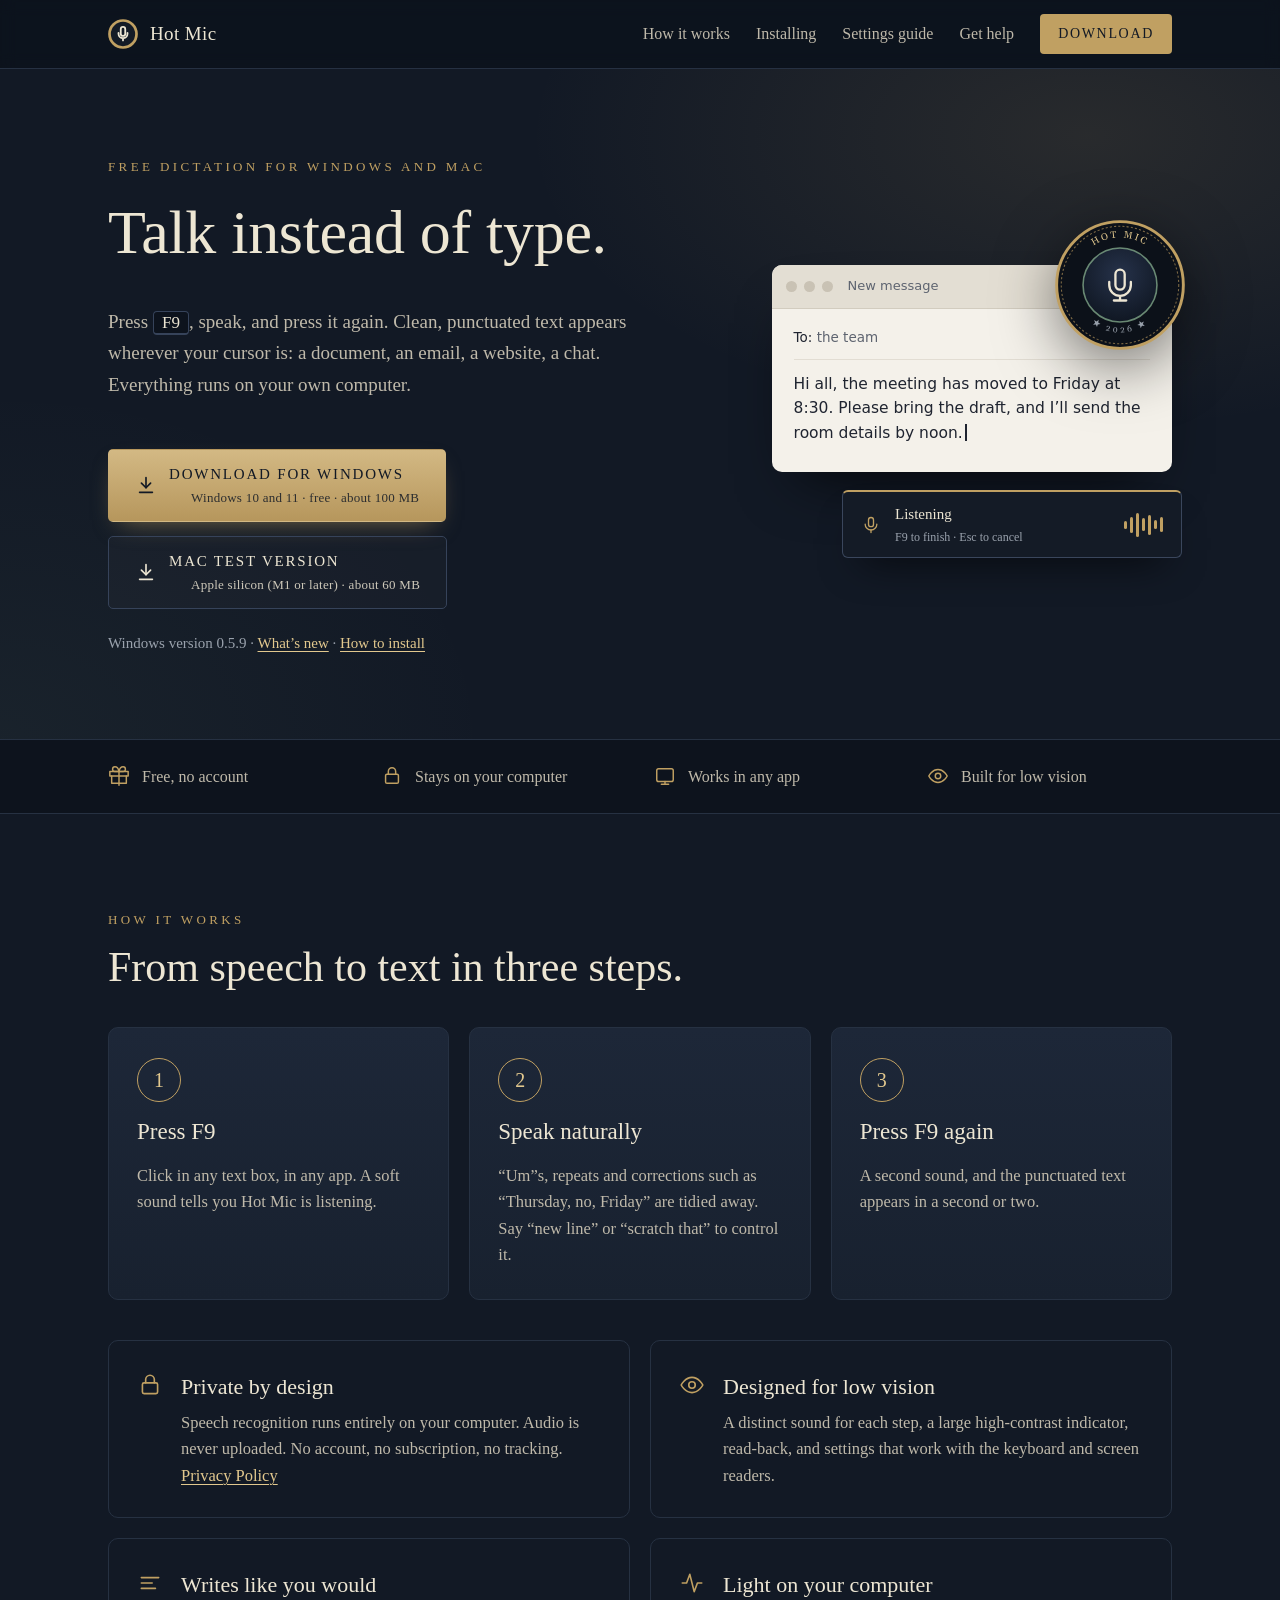
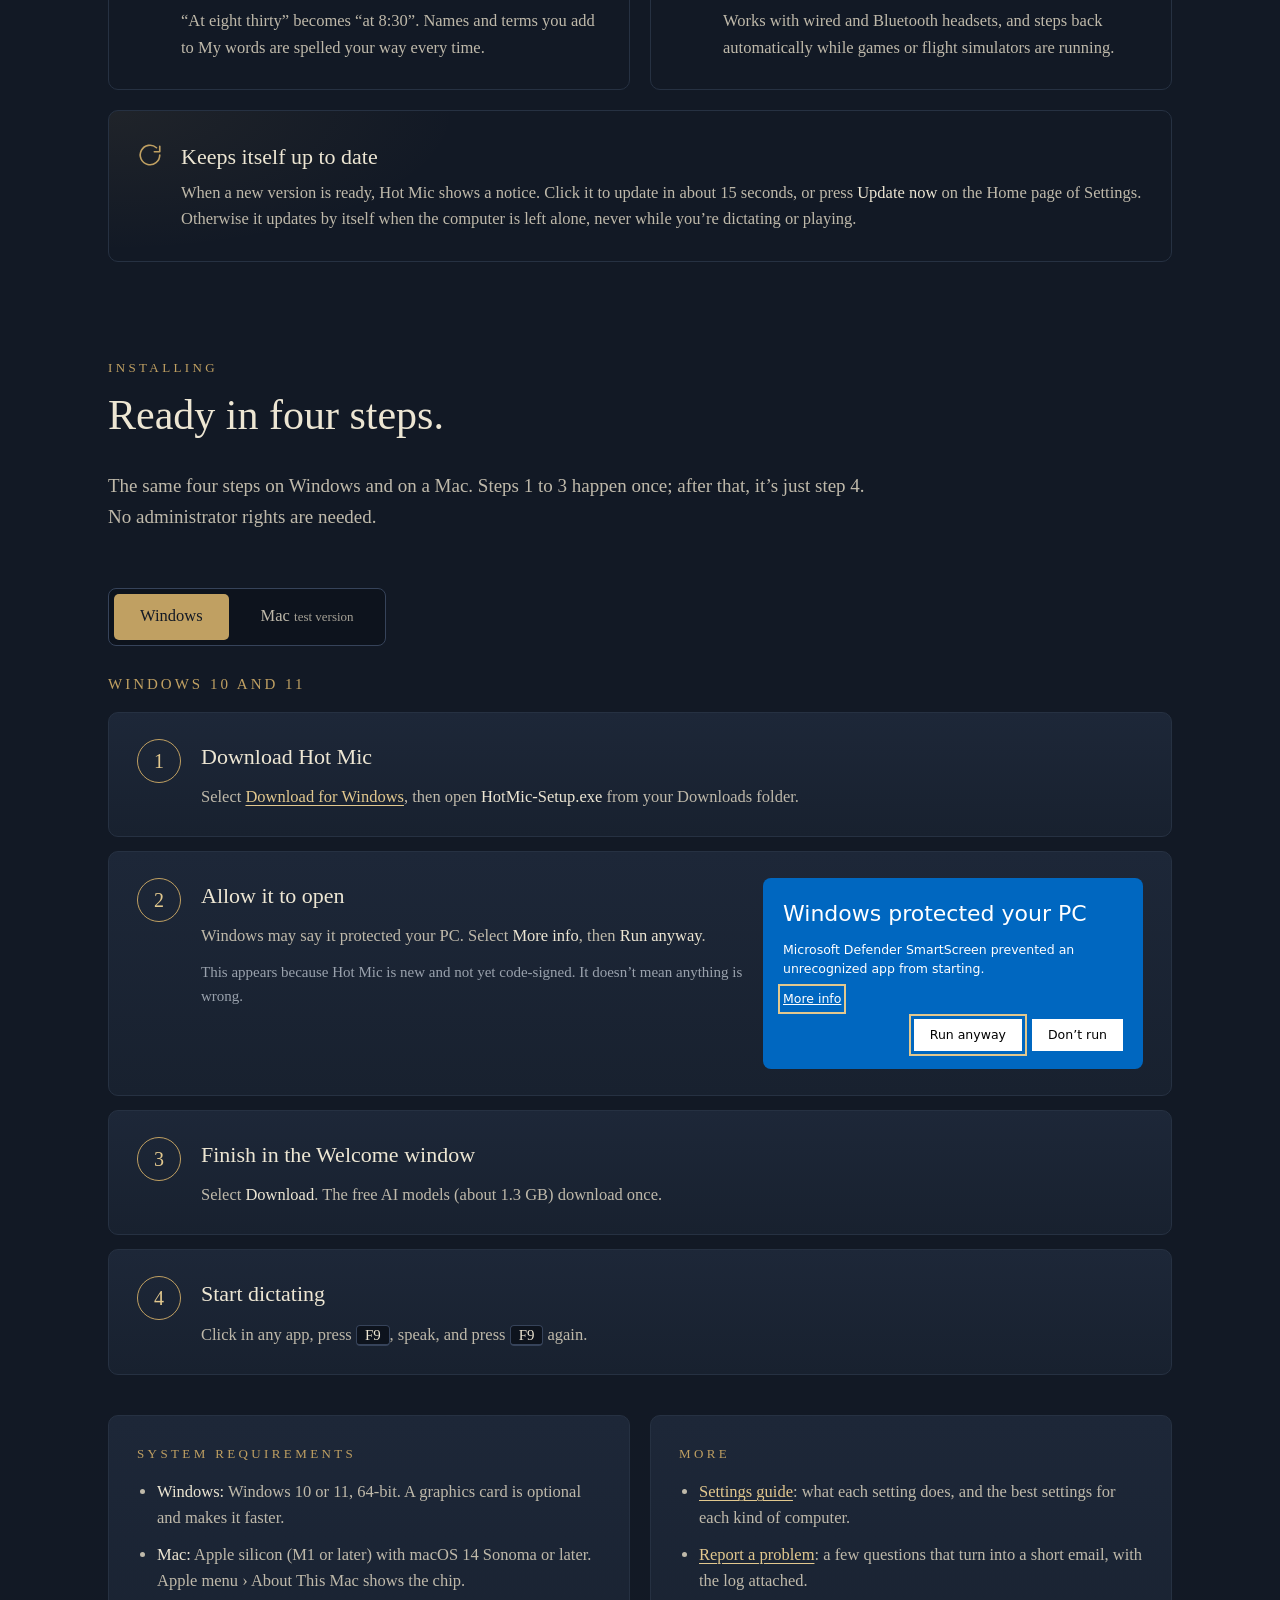
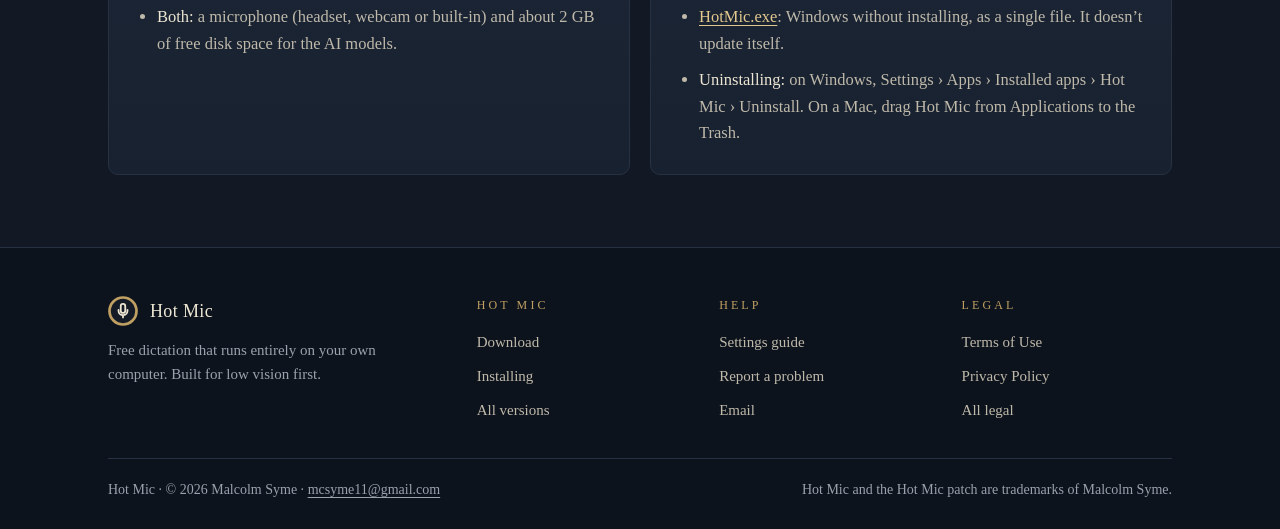
<file: index.html>
<!doctype html>
<html lang="en">
<head>
<meta charset="utf-8">
<meta name="viewport" content="width=device-width, initial-scale=1">
<title>Hot Mic · Free dictation for Windows and Mac</title>
<meta name="description" content="Hot Mic is a free dictation application for Windows and Mac. Press one key, speak, and clean, punctuated text appears in any application. Speech is processed entirely on the computer.">
<meta name="color-scheme" content="dark">
<link rel="icon" href="data:image/svg+xml,%3Csvg xmlns='http://www.w3.org/2000/svg' viewBox='0 0 100 100' role='img' aria-label='Hot Mic'%3E%3Ccircle cx='50' cy='50' r='45' fill='%23141B26' stroke='%23C0A062' stroke-width='9'/%3E%3Cg transform='translate(20 19) scale(2.5)' fill='none' stroke='%23EDE6D3' stroke-width='2.4' stroke-linecap='round' stroke-linejoin='round'%3E%3Cpath d='M12 3a3 3 0 0 0-3 3v6a3 3 0 0 0 6 0V6a3 3 0 0 0-3-3z M18 11v1a6 6 0 0 1-12 0v-1 M12 18v3'/%3E%3C/g%3E%3C/svg%3E">
<link rel="apple-touch-icon" href="apple-touch-icon.png">
<!-- Hot Mic download page · © 2026 Malcolm Syme · mcsyme11@gmail.com
     Hot Mic and the Hot Mic patch are trademarks of Malcolm Syme.
     Redesigned November 20, 2026. The version is filled in when a release is published. -->
<link rel="stylesheet" href="site.css">
<style>
/* Download page */
.hero{position:relative;overflow:hidden;border-bottom:1px solid var(--stroke);background:radial-gradient(800px 420px at 85% 10%,rgba(192,160,98,.13),transparent 70%),radial-gradient(700px 500px at 0% 100%,rgba(143,185,150,.06),transparent 70%)}
.hero-in{max-width:var(--wide);margin:0 auto;padding:88px 28px 84px;display:grid;grid-template-columns:minmax(0,1.15fr) minmax(0,.85fr);gap:56px;align-items:center}
.hero-text{display:flex;flex-direction:column;gap:22px}
.hero h1{font-size:62px;line-height:1.05;letter-spacing:-.005em}
.dl{display:flex;flex-wrap:wrap;gap:14px;margin-top:8px}
.dl .btn{text-align:left;min-width:330px}
.ver{font-size:15px;color:var(--muted)}
.demo{position:relative;display:flex;flex-direction:column;align-items:stretch;gap:18px;padding:12px 0 0 28px}
.demo-patch{position:absolute;top:-34px;right:-14px;width:132px;height:132px;filter:drop-shadow(0 16px 30px rgba(0,0,0,.5));z-index:2}
.demo-doc{background:#F4F1EA;color:#1F2430;border-radius:10px;box-shadow:0 30px 60px -28px rgba(0,0,0,.8);overflow:hidden;font-family:"Segoe UI",system-ui,-apple-system,sans-serif}
.demo-bar{display:flex;align-items:center;gap:7px;padding:11px 14px;background:#E3DED3;border-bottom:1px solid #D2CCBF}
.demo-bar span{width:11px;height:11px;border-radius:6px;background:#C9C2B4}
.demo-bar em{font-style:normal;font-size:13px;color:#5E6470;margin-left:8px}
.demo-body{padding:18px 22px 26px;font-size:15.5px;line-height:1.6}
.demo-line{font-size:13.5px;color:#5E6470;padding-bottom:10px;margin-bottom:12px;border-bottom:1px solid #E2DDD3}
.demo-line b{color:#1F2430}
.demo-body p{margin:0}
.caret{display:inline-block;width:2px;height:1.1em;background:#1F2430;vertical-align:-3px;margin-left:2px;animation:blink 1.1s steps(1) infinite}
@keyframes blink{50%{opacity:0}}
@media (prefers-reduced-motion: reduce){.caret{animation:none}}
.plaque{align-self:flex-end;width:340px;max-width:100%;min-height:64px;background:#141B26;border:1px solid #3A465C;border-top:2px solid var(--brass);border-radius:6px;display:flex;align-items:center;gap:14px;padding:10px 18px;box-shadow:0 20px 40px -20px rgba(0,0,0,.8);margin-right:-10px}
.pl-t{display:flex;flex-direction:column;gap:2px;flex:1}
.pl-t span{font-size:15px}
.pl-t small{font-size:12px;color:var(--muted)}
.wave{display:flex;align-items:center;gap:3px;height:26px}
.wave i{display:block;width:3px;background:var(--brass);border-radius:2px}

.promise{background:var(--bg2);border-bottom:1px solid var(--stroke)}
.promise-in{display:grid;grid-template-columns:repeat(4,minmax(0,1fr));gap:18px 28px;padding-top:24px;padding-bottom:24px}
.promise-in div{display:flex;align-items:center;gap:12px;font-size:16px;color:var(--text2)}
.promise-in svg{color:var(--brass);flex:none}

.block{padding:96px 0 0}
.block.tight{padding-top:40px}
.sec-head{display:flex;flex-direction:column;gap:12px;margin-bottom:36px;max-width:780px}
.sec-head h2{font-size:42px;line-height:1.15}
.three{list-style:none;margin:0;padding:0;display:grid;grid-template-columns:repeat(3,minmax(0,1fr));gap:20px}
.three li{background:linear-gradient(180deg,var(--card2),var(--card));border:1px solid var(--stroke);border-radius:10px;padding:30px 28px;display:flex;flex-direction:column;gap:12px}
.three .n,.step .n{width:44px;height:44px;border-radius:22px;border:1.5px solid var(--brass);display:flex;align-items:center;justify-content:center;font-size:20px;color:var(--brassHi);flex:none}
.three h3{font-size:23px}
.three p{margin:0;color:var(--text2);font-size:16.5px}
.feats{display:grid;grid-template-columns:repeat(2,minmax(0,1fr));gap:20px}
.feat{display:flex;gap:18px;padding:28px;border:1px solid var(--stroke);border-radius:10px}
.feat.wide{grid-column:1/-1;background:radial-gradient(500px 200px at 0% 0%,rgba(192,160,98,.08),transparent 70%)}
.feat svg{color:var(--brass);flex:none;margin-top:3px}
.feat h3{font-size:22px;margin-bottom:6px}
.feat p{margin:0;color:var(--text2);font-size:16.5px}

.tabs{display:flex;flex-wrap:wrap;gap:6px;padding:5px;border:1px solid var(--stroke2);border-radius:8px;background:var(--bg2);width:max-content;max-width:100%;margin-bottom:26px}
.tab{font:inherit;font-size:16.5px;min-height:46px;padding:8px 26px;border-radius:5px;border:0;background:transparent;color:var(--text2);cursor:pointer}
.tab:hover{color:var(--ink)}
.tab[aria-selected="true"]{background:var(--brass);color:#121925}
.tab-note{font-size:13px;opacity:.85}
.js .panel[hidden]{display:none}
.panel + .panel{margin-top:40px}
.js .panel + .panel{margin-top:0}
.panel-title{font-size:15px;letter-spacing:.2em;text-transform:uppercase;color:var(--brass);margin-bottom:16px}
.steps{list-style:none;margin:0;padding:0;display:flex;flex-direction:column;gap:14px}
.step{display:grid;grid-template-columns:44px minmax(0,1fr);gap:20px;align-items:start;background:linear-gradient(180deg,var(--card2),var(--card));border:1px solid var(--stroke);border-radius:10px;padding:26px 28px}
.step.has-shot{grid-template-columns:44px minmax(0,1fr) minmax(0,380px)}
.step.has-shot .shot{align-self:center}
.step .text{display:flex;flex-direction:column;gap:10px}
.step h4{font-size:22px}
.step p,.step li,.card li{margin:0;font-size:16.5px;color:var(--text2)}
.step p.why{font-size:15px;color:var(--muted)}
.sub{margin:0;padding-left:22px;display:flex;flex-direction:column;gap:6px}
.shot{border-radius:8px;padding:18px 20px;display:flex;flex-direction:column;gap:10px}
.shot .hl{outline:2px solid var(--brassHi);outline-offset:3px}
.shot.win{background:#0067C0;color:#FFFFFF;font-family:'Segoe UI',system-ui,sans-serif}
.shot.mac{background:#ECECEC;color:#1D1D1F;font-family:-apple-system,'Helvetica Neue',sans-serif}
.cards2{display:grid;grid-template-columns:repeat(2,minmax(0,1fr));gap:20px}
.card{background:linear-gradient(180deg,var(--card2),var(--card));border:1px solid var(--stroke);border-radius:10px;padding:28px;display:flex;flex-direction:column;gap:14px}
.card ul{margin:0;padding-left:20px;display:flex;flex-direction:column;gap:10px}

@media (max-width:980px){
  .hero-in{grid-template-columns:minmax(0,1fr);gap:40px;padding-top:64px;padding-bottom:64px}
  .demo{max-width:560px;padding-left:0}
  .promise-in{grid-template-columns:repeat(2,minmax(0,1fr))}
  .step.has-shot{grid-template-columns:44px minmax(0,1fr)}
  .step.has-shot .shot{grid-column:2}
}
@media (max-width:760px){
  .three,.feats,.cards2{grid-template-columns:minmax(0,1fr)}
  .hero h1{font-size:44px}
  .sec-head h2{font-size:32px}
  .block{padding-top:72px}
  .hero-in{padding:44px 20px 52px}
  .demo-patch{width:96px;height:96px;top:-30px;right:-6px}
  .plaque{margin-right:0}
  .dl .btn{width:100%;min-width:0}
  .btn .sub{font-size:12.5px}
  .demo-patch{display:none}
}
@media (max-width:520px){
  .promise-in{grid-template-columns:minmax(0,1fr);gap:12px}
  .step,.step.has-shot{grid-template-columns:minmax(0,1fr);padding:22px}
  .step.has-shot .shot{grid-column:auto}
  .feat{padding:22px}
  .card{padding:22px}
}
</style>
</head>
<body>
<a class="skip" href="#main">Skip to the content</a>
<header class="site-head">
  <div class="site-in">
    <a class="brand" href="./"><!-- MARK-START --><svg xmlns="http://www.w3.org/2000/svg" width="26" height="26" viewBox="0 0 100 100" aria-hidden="true"><circle cx="50" cy="50" r="45" fill="#141B26" stroke="#C0A062" stroke-width="9"/><g transform="translate(20 19) scale(2.5)" fill="none" stroke="#EDE6D3" stroke-width="2.4" stroke-linecap="round" stroke-linejoin="round"><path d="M12 3a3 3 0 0 0-3 3v6a3 3 0 0 0 6 0V6a3 3 0 0 0-3-3z M18 11v1a6 6 0 0 1-12 0v-1 M12 18v3"/></g></svg><!-- MARK-END --><span>Hot Mic</span></a>
    <nav class="site-nav" aria-label="Main">
      <a class="wide-only" href="#how">How it works</a>
      <a class="wide-only" href="#install">Installing</a>
      <a href="settings-guide.html">Settings guide</a>
      <a href="report.html">Get help</a>
      <a class="nav-cta" href="#download">Download</a>
    </nav>
  </div>
</header>

<main id="main">

  <!-- Hero -->
  <section class="hero" id="download">
    <div class="hero-in">
      <div class="hero-text">
        <div class="eyebrow">Free dictation for Windows and Mac</div>
        <h1>Talk instead of type.</h1>
        <p class="lede">Press <span class="key">F9</span>, speak, and press it again. Clean, punctuated text appears wherever your cursor is: a document, an email, a website, a chat. Everything runs on your own computer.</p>
        <div class="dl">
          <a class="btn primary" href="https://github.com/mcsyme11-byte/HotMic-releases/releases/latest/download/HotMic-Setup.exe">
            <svg width="22" height="22" viewBox="0 0 24 24" fill="none" stroke="currentColor" stroke-width="1.8" stroke-linecap="round" stroke-linejoin="round" aria-hidden="true"><path d="M12 4v11"/><path d="M7 10l5 5 5-5"/><path d="M5 20h14"/></svg>
            <span>Download for Windows<span class="sub">Windows 10 and 11 · free · about 100 MB</span></span>
          </a>
          <a class="btn ghost" href="https://github.com/mcsyme11-byte/HotMic-releases/releases/download/mac-preview/HotMic-Mac.dmg">
            <svg width="22" height="22" viewBox="0 0 24 24" fill="none" stroke="currentColor" stroke-width="1.8" stroke-linecap="round" stroke-linejoin="round" aria-hidden="true"><path d="M12 4v11"/><path d="M7 10l5 5 5-5"/><path d="M5 20h14"/></svg>
            <span>Mac test version<span class="sub">Apple silicon (M1 or later) · about 60 MB</span></span>
          </a>
        </div>
        <div class="ver">Windows version 0.5.9 · <a href="https://github.com/mcsyme11-byte/HotMic-releases/releases/latest">What’s new</a> · <a href="#install">How to install</a></div>
      </div>

      <!-- What it looks like: a text box filling in, and the indicator -->
      <div class="demo" aria-hidden="true">
        <img class="demo-patch" src="hot-mic-patch.svg" width="132" height="132" alt="">
        <div class="demo-doc">
          <div class="demo-bar"><span></span><span></span><span></span><em>New message</em></div>
          <div class="demo-body">
            <div class="demo-line"><b>To:</b> the team</div>
            <p>Hi all, the meeting has moved to Friday at 8:30. Please bring the draft, and I’ll send the room details by noon.<span class="caret"></span></p>
          </div>
        </div>
        <div class="plaque">
          <svg width="20" height="20" viewBox="0 0 24 24" fill="none" stroke="#C0A062" stroke-width="1.6" stroke-linecap="round" stroke-linejoin="round"><rect x="9" y="3" width="6" height="11" rx="3"/><path d="M5 11a7 7 0 0 0 14 0"/><path d="M12 18v3"/></svg>
          <div class="pl-t"><span>Listening</span><small>F9 to finish · Esc to cancel</small></div>
          <div class="wave"><i style="height:8px"></i><i style="height:16px"></i><i style="height:24px"></i><i style="height:13px"></i><i style="height:20px"></i><i style="height:9px"></i><i style="height:15px"></i></div>
        </div>
      </div>
    </div>
  </section>

  <!-- Promise strip -->
  <section class="promise" aria-label="At a glance">
    <div class="site-in promise-in">
      <div><svg width="22" height="22" viewBox="0 0 24 24" fill="none" stroke="currentColor" stroke-width="1.6" stroke-linecap="round" stroke-linejoin="round" aria-hidden="true"><path d="M20 12v8H4v-8"/><path d="M2 7h20v5H2z"/><path d="M12 22V7"/><path d="M12 7H7.5a2.5 2.5 0 0 1 0-5C11 2 12 7 12 7z"/><path d="M12 7h4.5a2.5 2.5 0 0 0 0-5C13 2 12 7 12 7z"/></svg>Free, no account</div>
      <div><svg width="22" height="22" viewBox="0 0 24 24" fill="none" stroke="currentColor" stroke-width="1.6" stroke-linecap="round" stroke-linejoin="round" aria-hidden="true"><rect x="5" y="10" width="14" height="10" rx="1.5"/><path d="M8 10V7a4 4 0 0 1 8 0v3"/></svg>Stays on your computer</div>
      <div><svg width="22" height="22" viewBox="0 0 24 24" fill="none" stroke="currentColor" stroke-width="1.6" stroke-linecap="round" stroke-linejoin="round" aria-hidden="true"><rect x="3" y="4" width="18" height="14" rx="2"/><path d="M8 21h8"/><path d="M12 18v3"/></svg>Works in any app</div>
      <div><svg width="22" height="22" viewBox="0 0 24 24" fill="none" stroke="currentColor" stroke-width="1.6" stroke-linecap="round" stroke-linejoin="round" aria-hidden="true"><path d="M2 12s3.5-7 10-7 10 7 10 7-3.5 7-10 7S2 12 2 12z"/><circle cx="12" cy="12" r="3"/></svg>Built for low vision</div>
    </div>
  </section>

  <!-- How it works -->
  <section class="block" id="how">
    <div class="site-in">
      <div class="sec-head"><div class="eyebrow">How it works</div><h2>From speech to text in three steps.</h2></div>
      <ol class="three">
        <li><span class="n">1</span><h3>Press F9</h3><p>Click in any text box, in any app. A soft sound tells you Hot Mic is listening.</p></li>
        <li><span class="n">2</span><h3>Speak naturally</h3><p>“Um”s, repeats and corrections such as “Thursday, no, Friday” are tidied away. Say “new line” or “scratch that” to control it.</p></li>
        <li><span class="n">3</span><h3>Press F9 again</h3><p>A second sound, and the punctuated text appears in a second or two.</p></li>
      </ol>
    </div>
  </section>

  <!-- Features -->
  <section class="block tight">
    <div class="site-in">
      <div class="feats">
        <div class="feat"><svg width="26" height="26" viewBox="0 0 24 24" fill="none" stroke="currentColor" stroke-width="1.5" stroke-linecap="round" stroke-linejoin="round" aria-hidden="true"><rect x="5" y="10" width="14" height="10" rx="1.5"/><path d="M8 10V7a4 4 0 0 1 8 0v3"/></svg>
          <div><h3>Private by design</h3><p>Speech recognition runs entirely on your computer. Audio is never uploaded. No account, no subscription, no tracking. <a href="privacy.html">Privacy Policy</a></p></div></div>
        <div class="feat"><svg width="26" height="26" viewBox="0 0 24 24" fill="none" stroke="currentColor" stroke-width="1.5" stroke-linecap="round" stroke-linejoin="round" aria-hidden="true"><path d="M2 12s3.5-7 10-7 10 7 10 7-3.5 7-10 7S2 12 2 12z"/><circle cx="12" cy="12" r="3"/></svg>
          <div><h3>Designed for low vision</h3><p>A distinct sound for each step, a large high-contrast indicator, read-back, and settings that work with the keyboard and screen readers.</p></div></div>
        <div class="feat"><svg width="26" height="26" viewBox="0 0 24 24" fill="none" stroke="currentColor" stroke-width="1.5" stroke-linecap="round" stroke-linejoin="round" aria-hidden="true"><path d="M4 7h16"/><path d="M4 12h10"/><path d="M4 17h13"/></svg>
          <div><h3>Writes like you would</h3><p>“At eight thirty” becomes “at 8:30”. Names and terms you add to My words are spelled your way every time.</p></div></div>
        <div class="feat"><svg width="26" height="26" viewBox="0 0 24 24" fill="none" stroke="currentColor" stroke-width="1.5" stroke-linecap="round" stroke-linejoin="round" aria-hidden="true"><path d="M3 12h4l3-8 4 16 3-8h4"/></svg>
          <div><h3>Light on your computer</h3><p>Works with wired and Bluetooth headsets, and steps back automatically while games or flight simulators are running.</p></div></div>
        <div class="feat wide"><svg width="26" height="26" viewBox="0 0 24 24" fill="none" stroke="currentColor" stroke-width="1.5" stroke-linecap="round" stroke-linejoin="round" aria-hidden="true"><path d="M21 12a9 9 0 1 1-3-6.7"/><path d="M21 4v5h-5"/></svg>
          <div><h3>Keeps itself up to date</h3><p>When a new version is ready, Hot Mic shows a notice. Click it to update in about 15 seconds, or press <b>Update now</b> on the Home page of Settings. Otherwise it updates by itself when the computer is left alone, never while you’re dictating or playing.</p></div></div>
      </div>
    </div>
  </section>

  <!-- Installing -->
  <section class="block" id="install">
    <span id="mac"></span>
    <div class="site-in">
      <div class="sec-head"><div class="eyebrow">Installing</div><h2>Ready in four steps.</h2>
        <p class="lede">The same four steps on Windows and on a Mac. Steps 1 to 3 happen once; after that, it’s just step 4. No administrator rights are needed.</p></div>

      <div class="tabs" role="tablist" aria-label="Choose your computer">
        <button class="tab" role="tab" id="tab-win" aria-controls="panel-win" aria-selected="true">Windows</button>
        <button class="tab" role="tab" id="tab-mac" aria-controls="panel-mac" aria-selected="false">Mac <span class="tab-note">test version</span></button>
      </div>

      <div class="panel" id="panel-win" role="tabpanel" aria-labelledby="tab-win">
        <h3 class="panel-title">Windows 10 and 11</h3>
        <ol class="steps">
          <li class="step"><span class="n">1</span><div class="text"><h4>Download Hot Mic</h4>
            <p>Select <a href="https://github.com/mcsyme11-byte/HotMic-releases/releases/latest/download/HotMic-Setup.exe">Download for Windows</a>, then open <b>HotMic-Setup.exe</b> from your Downloads folder.</p></div></li>
          <li class="step has-shot"><span class="n">2</span><div class="text"><h4>Allow it to open</h4>
            <p>Windows may say it protected your PC. Select <b>More info</b>, then <b>Run anyway</b>.</p>
            <p class="why">This appears because Hot Mic is new and not yet code-signed. It doesn’t mean anything is wrong.</p></div>
            <div aria-hidden="true" class="shot win">
              <div style="font-size:22px;font-weight:300">Windows protected your PC</div>
              <div style="font-size:12.5px;line-height:1.5">Microsoft Defender SmartScreen prevented an unrecognized app from starting.</div>
              <div class="hl" style="font-size:12.5px;text-decoration:underline;align-self:flex-start">More info</div>
              <div style="display:flex;justify-content:flex-end;gap:10px">
                <span class="hl" style="background:#FFFFFF;color:#000000;font-size:12.5px;padding:6px 16px">Run anyway</span>
                <span style="background:#FFFFFF;color:#000000;font-size:12.5px;padding:6px 16px">Don’t run</span>
              </div>
            </div></li>
          <li class="step"><span class="n">3</span><div class="text"><h4>Finish in the Welcome window</h4>
            <p>Select <b>Download</b>. The free AI models (about 1.3 GB) download once.</p></div></li>
          <li class="step"><span class="n">4</span><div class="text"><h4>Start dictating</h4>
            <p>Click in any app, press <span class="key">F9</span>, speak, and press <span class="key">F9</span> again.</p></div></li>
        </ol>
      </div>

      <div class="panel" id="panel-mac" role="tabpanel" aria-labelledby="tab-mac">
        <h3 class="panel-title">Mac test version · Apple silicon (M1 or later)</h3>
        <ol class="steps">
          <li class="step"><span class="n">1</span><div class="text"><h4>Download Hot Mic</h4>
            <p>Select <a href="https://github.com/mcsyme11-byte/HotMic-releases/releases/download/mac-preview/HotMic-Mac.dmg">Download for Mac</a>, open <b>HotMic-Mac.dmg</b> from your Downloads folder, and drag <b>Hot Mic</b> onto <b>Applications</b>.</p></div></li>
          <li class="step has-shot"><span class="n">2</span><div class="text"><h4>Allow it to open</h4>
            <p>Open Hot Mic from Applications. macOS may say it couldn’t verify Hot Mic. Select <b>Done</b>, then:</p>
            <ol class="sub">
              <li>Open <b>Apple menu › System Settings › Privacy &amp; Security</b>.</li>
              <li>Under <b>Security</b>, select <b>Open Anyway</b> next to “Hot Mic” was blocked.</li>
              <li>Enter your Mac password, then select <b>Open Anyway</b> again.</li>
            </ol>
            <p class="why">This appears because Hot Mic is new and not yet registered with Apple. It doesn’t mean anything is wrong. The Open Anyway button shows for about an hour after opening Hot Mic.</p></div>
            <div aria-hidden="true" class="shot mac">
              <div style="font-size:11.5px;font-weight:700;color:#6E6E73">Security</div>
              <div style="display:flex;justify-content:space-between;align-items:center;gap:12px;background:#FFFFFF;border-radius:8px;padding:10px 12px">
                <span style="font-size:12px">“Hot Mic” was blocked to protect your Mac.</span>
                <span class="hl" style="background:#FFFFFF;border:1px solid #C7C7CC;border-radius:6px;padding:4px 10px;font-size:12px;white-space:nowrap">Open Anyway</span>
              </div>
            </div></li>
          <li class="step"><span class="n">3</span><div class="text"><h4>Finish in the Welcome window</h4>
            <p>Allow the <b>Microphone</b>, turn on Hot Mic under <b>Accessibility</b> (so it can notice its key and type), then select <b>Download</b>. The free AI models (about 1.3 GB) download once.</p></div></li>
          <li class="step"><span class="n">4</span><div class="text"><h4>Start dictating</h4>
            <p>Click in any app, press <span class="key">right ⌥ Option</span>, speak, and press it again.</p>
            <p class="why">The test version doesn’t update itself yet. <a href="https://github.com/mcsyme11-byte/HotMic-releases/releases/tag/mac-preview">Release notes and known limits</a>.</p></div></li>
        </ol>
      </div>
    </div>
  </section>

  <!-- Requirements and more -->
  <section class="block tight">
    <div class="site-in cards2">
      <div class="card">
        <div class="eyebrow">System requirements</div>
        <ul>
          <li><b>Windows:</b> Windows 10 or 11, 64-bit. A graphics card is optional and makes it faster.</li>
          <li><b>Mac:</b> Apple silicon (M1 or later) with macOS 14 Sonoma or later. Apple menu › About This Mac shows the chip.</li>
          <li><b>Both:</b> a microphone (headset, webcam or built-in) and about 2 GB of free disk space for the AI models.</li>
        </ul>
      </div>
      <div class="card">
        <div class="eyebrow">More</div>
        <ul>
          <li><a href="settings-guide.html">Settings guide</a>: what each setting does, and the best settings for each kind of computer.</li>
          <li><a href="report.html">Report a problem</a>: a few questions that turn into a short email, with the log attached.</li>
          <li><a href="https://github.com/mcsyme11-byte/HotMic-releases/releases/latest/download/HotMic.exe">HotMic.exe</a>: Windows without installing, as a single file. It doesn’t update itself.</li>
          <li><b>Uninstalling:</b> on Windows, Settings › Apps › Installed apps › Hot Mic › Uninstall. On a Mac, drag Hot Mic from Applications to the Trash.</li>
        </ul>
      </div>
    </div>
  </section>
</main>

<footer class="site-foot">
  <div class="site-in">
    <div class="foot-grid">
      <div class="foot-brand">
        <a class="brand" href="./"><!-- MARK-START --><svg xmlns="http://www.w3.org/2000/svg" width="26" height="26" viewBox="0 0 100 100" aria-hidden="true"><circle cx="50" cy="50" r="45" fill="#141B26" stroke="#C0A062" stroke-width="9"/><g transform="translate(20 19) scale(2.5)" fill="none" stroke="#EDE6D3" stroke-width="2.4" stroke-linecap="round" stroke-linejoin="round"><path d="M12 3a3 3 0 0 0-3 3v6a3 3 0 0 0 6 0V6a3 3 0 0 0-3-3z M18 11v1a6 6 0 0 1-12 0v-1 M12 18v3"/></g></svg><!-- MARK-END --><span>Hot Mic</span></a>
        <span>Free dictation that runs entirely on your own computer. Built for low vision first.</span>
      </div>
      <nav class="foot-col" aria-label="Hot Mic">
        <div class="eyebrow">Hot Mic</div>
        <a href="./#download">Download</a>
        <a href="./#install">Installing</a>
        <a href="https://github.com/mcsyme11-byte/HotMic-releases/releases">All versions</a>
      </nav>
      <nav class="foot-col" aria-label="Help">
        <div class="eyebrow">Help</div>
        <a href="settings-guide.html">Settings guide</a>
        <a href="report.html">Report a problem</a>
        <a href="mailto:mcsyme11@gmail.com">Email</a>
      </nav>
      <nav class="foot-col" aria-label="Legal">
        <div class="eyebrow">Legal</div>
        <a href="terms.html">Terms of Use</a>
        <a href="privacy.html">Privacy Policy</a>
        <a href="legal.html">All legal</a>
      </nav>
    </div>
    <div class="foot-credit">
      <span>Hot Mic · © 2026 Malcolm Syme · <a href="mailto:mcsyme11@gmail.com">mcsyme11@gmail.com</a></span>
      <span>Hot Mic and the Hot Mic patch are trademarks of Malcolm Syme.</span>
    </div>
  </div>
</footer>

<script>
// Installing: show one computer's steps at a time (Mac first on a Mac). Without scripts both are shown.
(function () {
  document.documentElement.classList.add('js');
  var tabs = [document.getElementById('tab-win'), document.getElementById('tab-mac')];
  function choose(i, focus) {
    tabs.forEach(function (t, j) {
      t.setAttribute('aria-selected', i === j ? 'true' : 'false');
      t.tabIndex = i === j ? 0 : -1;
      document.getElementById(t.getAttribute('aria-controls')).hidden = i !== j;
    });
    if (focus) tabs[i].focus();
  }
  tabs.forEach(function (t, i) {
    t.addEventListener('click', function () { choose(i, false); });
    t.addEventListener('keydown', function (e) {
      if (e.key === 'ArrowRight' || e.key === 'ArrowLeft') { e.preventDefault(); choose(1 - i, true); }
    });
  });
  var onMac = /Mac/.test(navigator.platform || navigator.userAgent) && !/iPhone|iPad/.test(navigator.userAgent);
  choose(location.hash === '#mac' || onMac ? 1 : 0, false);
  if (location.hash === '#mac') document.getElementById('install').scrollIntoView();
})();
</script>
</body>
</html>
</file>
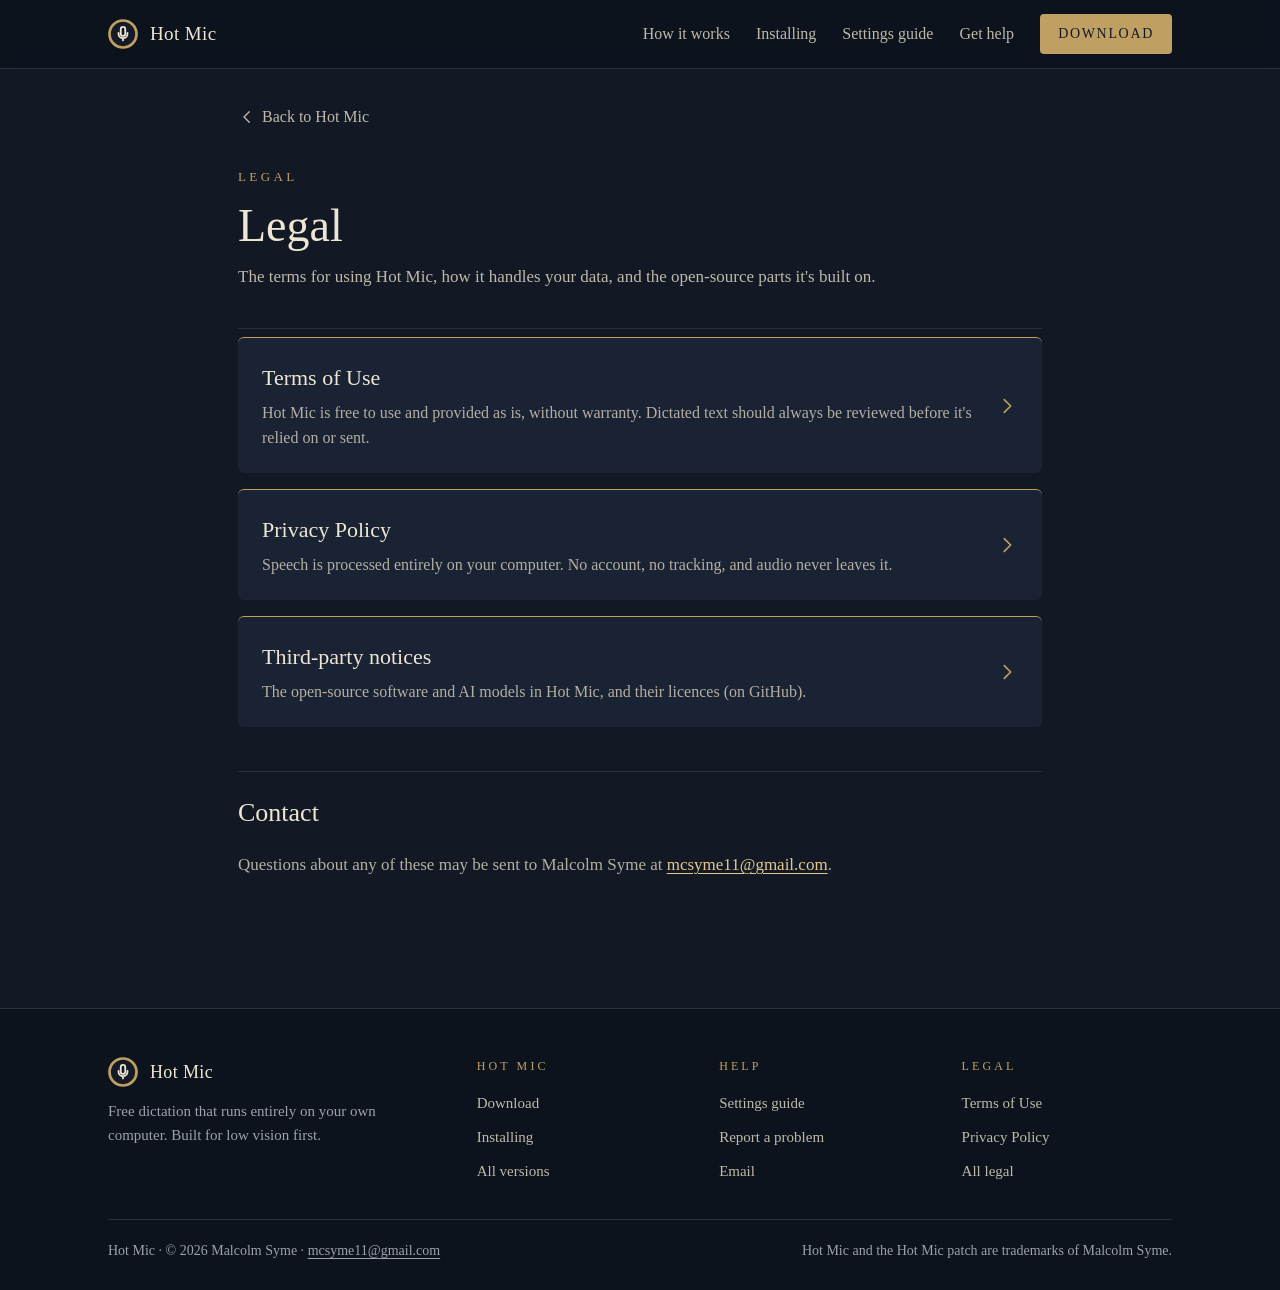
<file: legal.html>
<!doctype html>
<html lang="en">
<head>
<meta charset="utf-8">
<meta name="viewport" content="width=device-width, initial-scale=1">
<title>Legal · Hot Mic</title>
<meta name="description" content="Hot Mic's Terms of Use, Privacy Policy and third-party notices.">
<meta name="color-scheme" content="dark">
<link rel="icon" href="data:image/svg+xml,%3Csvg xmlns='http://www.w3.org/2000/svg' viewBox='0 0 100 100' role='img' aria-label='Hot Mic'%3E%3Ccircle cx='50' cy='50' r='45' fill='%23141B26' stroke='%23C0A062' stroke-width='9'/%3E%3Cg transform='translate(20 19) scale(2.5)' fill='none' stroke='%23EDE6D3' stroke-width='2.4' stroke-linecap='round' stroke-linejoin='round'%3E%3Cpath d='M12 3a3 3 0 0 0-3 3v6a3 3 0 0 0 6 0V6a3 3 0 0 0-3-3z M18 11v1a6 6 0 0 1-12 0v-1 M12 18v3'/%3E%3C/g%3E%3C/svg%3E">
<link rel="apple-touch-icon" href="apple-touch-icon.png">
<!-- Hot Mic · Legal · © 2026 Malcolm Syme · mcsyme11@gmail.com -->
<link rel="stylesheet" href="site.css">
<style>
.summary{background:#1A2333;border-top:1px solid #C0A062;border-radius:6px;padding:24px 28px;margin-bottom:44px}
.summary p{margin:0;font-size:18px;line-height:1.6;color:#EDE6D3}
h2{font-weight:normal;font-size:26px;margin:44px 0 12px;padding-top:20px;border-top:1px solid #2A3446}
p,li{font-size:17px;line-height:1.7;color:#B4AFA2}
li{margin-bottom:8px}
strong{color:#EDE6D3;font-weight:normal}
.caps{font-size:15px;letter-spacing:.02em}
.docs{display:flex;flex-direction:column;gap:16px;margin:8px 0 0}
.doc{display:flex;align-items:center;gap:18px;background:#1A2333;border-top:1px solid #C0A062;border-radius:6px;padding:22px 24px;text-decoration:none;color:#EDE6D3}
.doc:hover{background:#202B3E;color:#EDE6D3}
.doc:hover .go{color:#E2C88E}
.doc span.t{display:flex;flex-direction:column;gap:6px;flex:1}
.doc span.name{font-size:22px}
.doc span.what{font-size:16px;line-height:1.55;color:#B4AFA2}
.doc .go{color:#C0A062;flex:none}
</style>
</head>
<body>
<a class="skip" href="#main">Skip to the content</a>
<header class="site-head">
  <div class="site-in">
    <a class="brand" href="./"><!-- MARK-START --><svg xmlns="http://www.w3.org/2000/svg" width="26" height="26" viewBox="0 0 100 100" aria-hidden="true"><circle cx="50" cy="50" r="45" fill="#141B26" stroke="#C0A062" stroke-width="9"/><g transform="translate(20 19) scale(2.5)" fill="none" stroke="#EDE6D3" stroke-width="2.4" stroke-linecap="round" stroke-linejoin="round"><path d="M12 3a3 3 0 0 0-3 3v6a3 3 0 0 0 6 0V6a3 3 0 0 0-3-3z M18 11v1a6 6 0 0 1-12 0v-1 M12 18v3"/></g></svg><!-- MARK-END --><span>Hot Mic</span></a>
    <nav class="site-nav" aria-label="Main">
      <a class="wide-only" href="./#how">How it works</a>
      <a class="wide-only" href="./#install">Installing</a>
      <a href="settings-guide.html">Settings guide</a>
      <a href="report.html">Get help</a>
      <a class="nav-cta" href="./#download">Download</a>
    </nav>
  </div>
</header>

<main class="page" id="main">
  <a class="back" href="./"><svg width="18" height="18" viewBox="0 0 24 24" fill="none" stroke="currentColor" stroke-width="1.8" stroke-linecap="round" stroke-linejoin="round" aria-hidden="true"><path d="M15 5l-7 7 7 7"></path></svg>Back to Hot Mic</a>
  <div class="page-head"><div class="eyebrow">LEGAL</div>
  <h1>Legal</h1>
  <p class="meta">The terms for using Hot Mic, how it handles your data, and the open-source parts it's built on.</p></div>

  <div class="docs">
    <a class="doc" href="terms.html">
      <span class="t"><span class="name">Terms of Use</span><span class="what">Hot Mic is free to use and provided as is, without warranty. Dictated text should always be reviewed before it's relied on or sent.</span></span>
      <svg class="go" width="22" height="22" viewBox="0 0 24 24" fill="none" stroke="currentColor" stroke-width="1.8" stroke-linecap="round" stroke-linejoin="round" aria-hidden="true"><path d="M9 5l7 7-7 7"></path></svg>
    </a>
    <a class="doc" href="privacy.html">
      <span class="t"><span class="name">Privacy Policy</span><span class="what">Speech is processed entirely on your computer. No account, no tracking, and audio never leaves it.</span></span>
      <svg class="go" width="22" height="22" viewBox="0 0 24 24" fill="none" stroke="currentColor" stroke-width="1.8" stroke-linecap="round" stroke-linejoin="round" aria-hidden="true"><path d="M9 5l7 7-7 7"></path></svg>
    </a>
    <a class="doc" href="https://github.com/mcsyme11-byte/HotMic-releases/blob/main/THIRD-PARTY-NOTICES.md">
      <span class="t"><span class="name">Third-party notices</span><span class="what">The open-source software and AI models in Hot Mic, and their licences (on GitHub).</span></span>
      <svg class="go" width="22" height="22" viewBox="0 0 24 24" fill="none" stroke="currentColor" stroke-width="1.8" stroke-linecap="round" stroke-linejoin="round" aria-hidden="true"><path d="M9 5l7 7-7 7"></path></svg>
    </a>
  </div>

  <h2>Contact</h2>
  <p>Questions about any of these may be sent to Malcolm Syme at <a href="mailto:mcsyme11@gmail.com">mcsyme11@gmail.com</a>.</p>
</main>

<footer class="site-foot">
  <div class="site-in">
    <div class="foot-grid">
      <div class="foot-brand">
        <a class="brand" href="./"><!-- MARK-START --><svg xmlns="http://www.w3.org/2000/svg" width="26" height="26" viewBox="0 0 100 100" aria-hidden="true"><circle cx="50" cy="50" r="45" fill="#141B26" stroke="#C0A062" stroke-width="9"/><g transform="translate(20 19) scale(2.5)" fill="none" stroke="#EDE6D3" stroke-width="2.4" stroke-linecap="round" stroke-linejoin="round"><path d="M12 3a3 3 0 0 0-3 3v6a3 3 0 0 0 6 0V6a3 3 0 0 0-3-3z M18 11v1a6 6 0 0 1-12 0v-1 M12 18v3"/></g></svg><!-- MARK-END --><span>Hot Mic</span></a>
        <span>Free dictation that runs entirely on your own computer. Built for low vision first.</span>
      </div>
      <nav class="foot-col" aria-label="Hot Mic">
        <div class="eyebrow">Hot Mic</div>
        <a href="./#download">Download</a>
        <a href="./#install">Installing</a>
        <a href="https://github.com/mcsyme11-byte/HotMic-releases/releases">All versions</a>
      </nav>
      <nav class="foot-col" aria-label="Help">
        <div class="eyebrow">Help</div>
        <a href="settings-guide.html">Settings guide</a>
        <a href="report.html">Report a problem</a>
        <a href="mailto:mcsyme11@gmail.com">Email</a>
      </nav>
      <nav class="foot-col" aria-label="Legal">
        <div class="eyebrow">Legal</div>
        <a href="terms.html">Terms of Use</a>
        <a href="privacy.html">Privacy Policy</a>
        <a href="legal.html">All legal</a>
      </nav>
    </div>
    <div class="foot-credit">
      <span>Hot Mic · © 2026 Malcolm Syme · <a href="mailto:mcsyme11@gmail.com">mcsyme11@gmail.com</a></span>
      <span>Hot Mic and the Hot Mic patch are trademarks of Malcolm Syme.</span>
    </div>
  </div>
</footer>
</body>
</html>
</file>
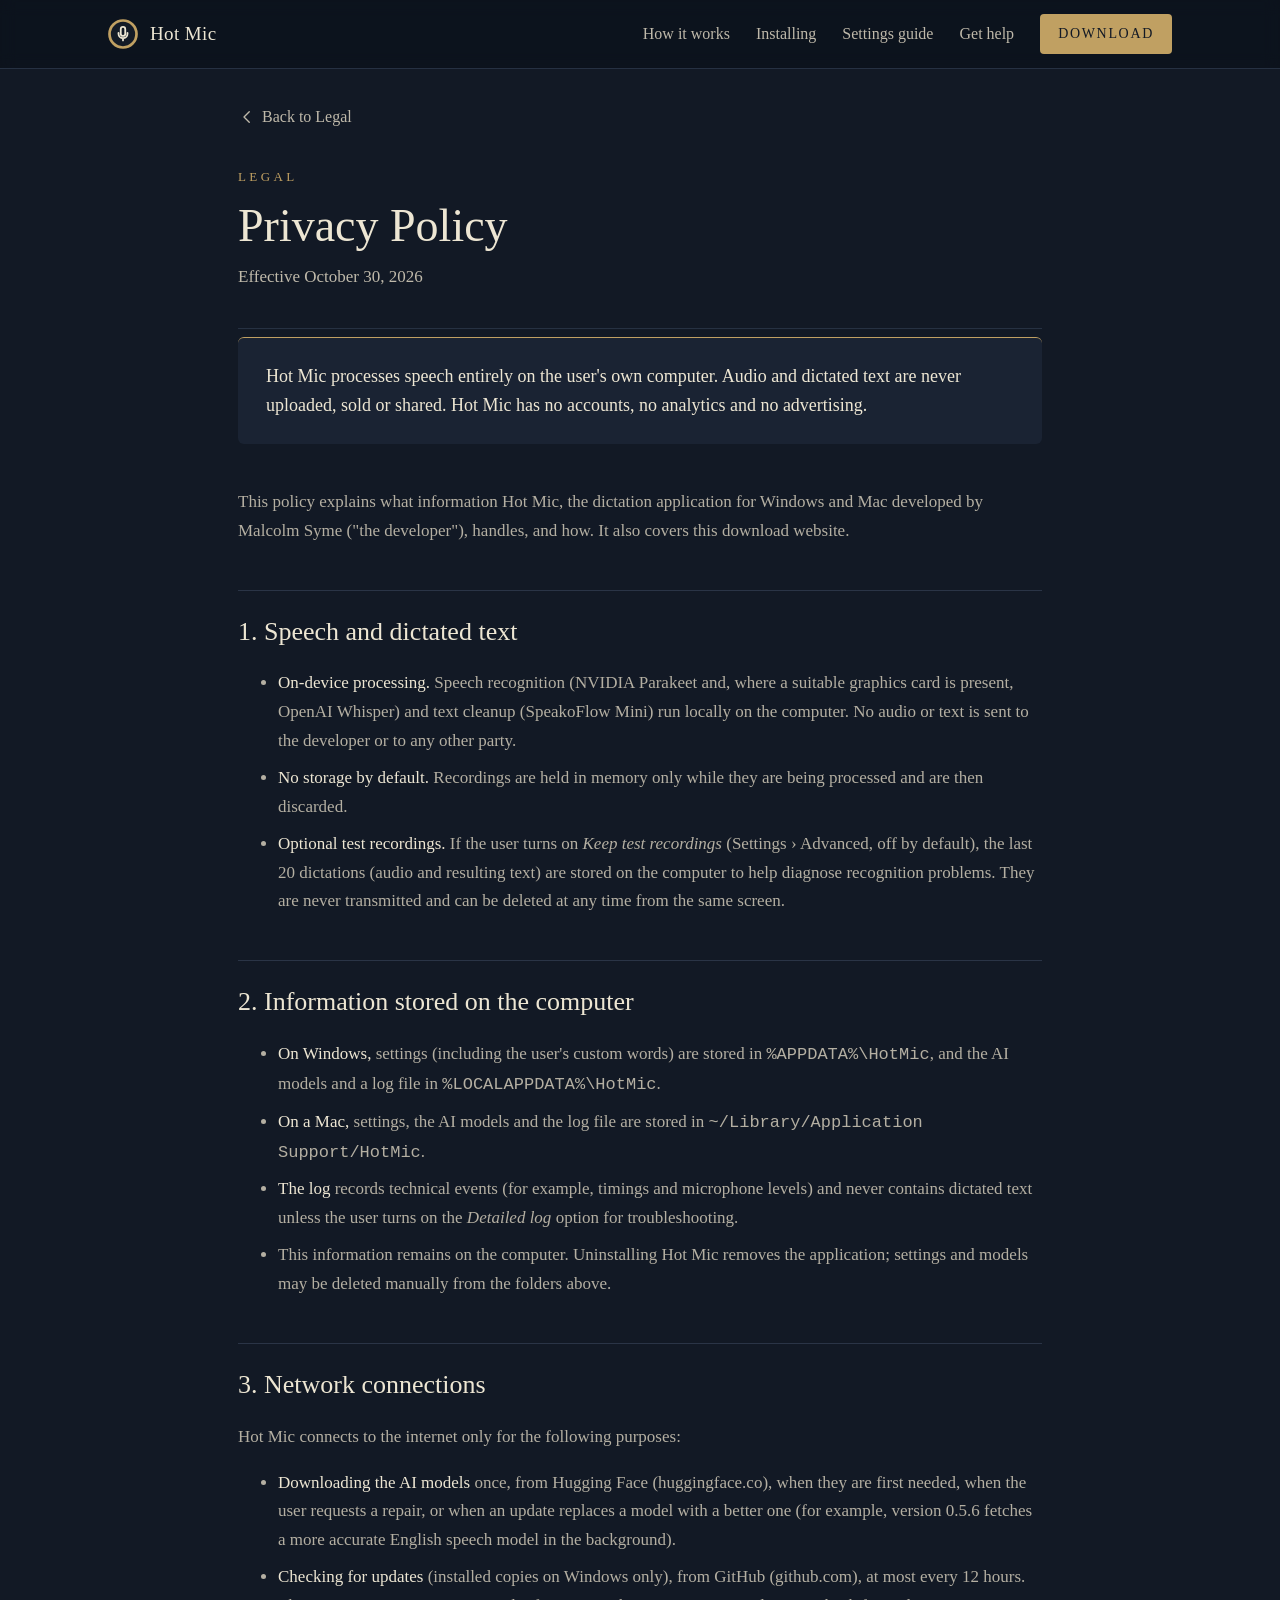
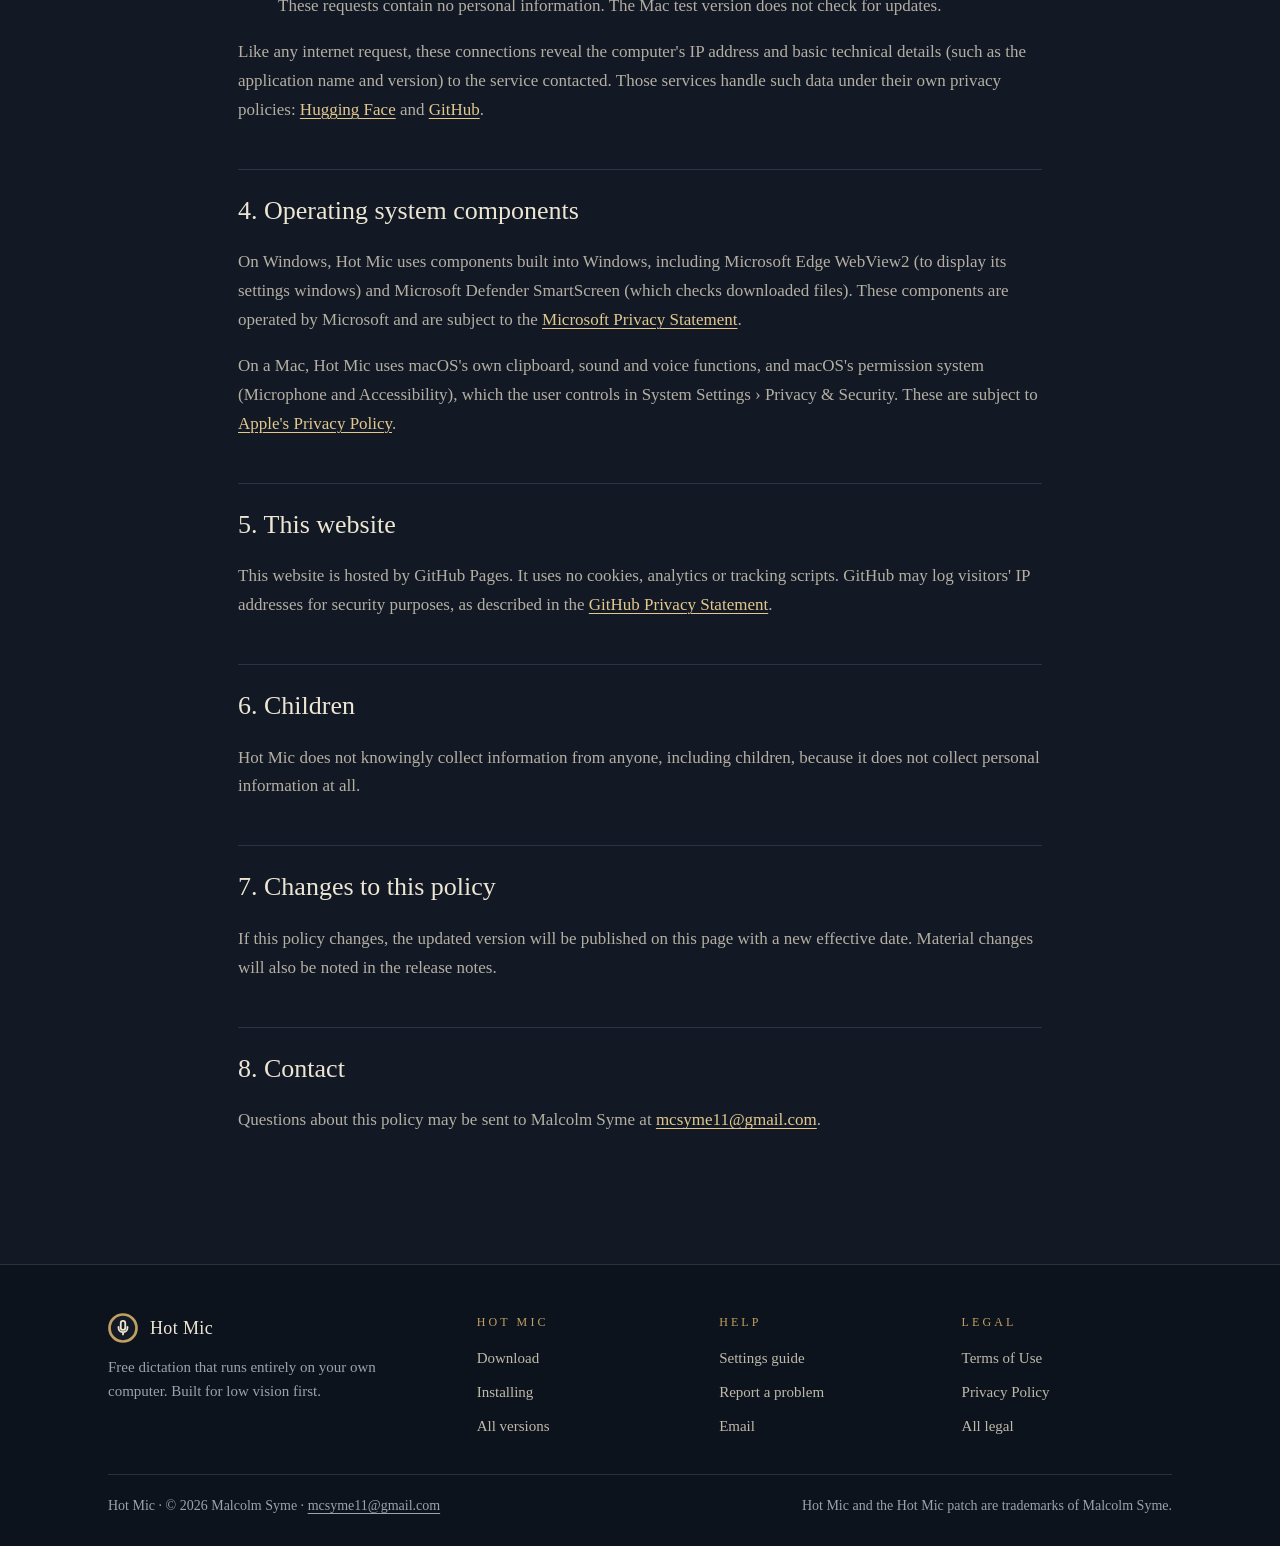
<file: privacy.html>
<!doctype html>
<html lang="en">
<head>
<meta charset="utf-8">
<meta name="viewport" content="width=device-width, initial-scale=1">
<title>Privacy Policy · Hot Mic</title>
<meta name="description" content="How Hot Mic handles data: speech is processed entirely on the user's computer and is never uploaded.">
<meta name="color-scheme" content="dark">
<link rel="icon" href="data:image/svg+xml,%3Csvg xmlns='http://www.w3.org/2000/svg' viewBox='0 0 100 100' role='img' aria-label='Hot Mic'%3E%3Ccircle cx='50' cy='50' r='45' fill='%23141B26' stroke='%23C0A062' stroke-width='9'/%3E%3Cg transform='translate(20 19) scale(2.5)' fill='none' stroke='%23EDE6D3' stroke-width='2.4' stroke-linecap='round' stroke-linejoin='round'%3E%3Cpath d='M12 3a3 3 0 0 0-3 3v6a3 3 0 0 0 6 0V6a3 3 0 0 0-3-3z M18 11v1a6 6 0 0 1-12 0v-1 M12 18v3'/%3E%3C/g%3E%3C/svg%3E">
<link rel="apple-touch-icon" href="apple-touch-icon.png">
<!-- Hot Mic · Privacy Policy · © 2026 Malcolm Syme · mcsyme11@gmail.com -->
<link rel="stylesheet" href="site.css">
<style>
.summary{background:#1A2333;border-top:1px solid #C0A062;border-radius:6px;padding:24px 28px;margin-bottom:44px}
.summary p{margin:0;font-size:18px;line-height:1.6;color:#EDE6D3}
h2{font-weight:normal;font-size:26px;margin:44px 0 12px;padding-top:20px;border-top:1px solid #2A3446}
p,li{font-size:17px;line-height:1.7;color:#B4AFA2}
li{margin-bottom:8px}
strong{color:#EDE6D3;font-weight:normal}
</style>
</head>
<body>
<a class="skip" href="#main">Skip to the content</a>
<header class="site-head">
  <div class="site-in">
    <a class="brand" href="./"><!-- MARK-START --><svg xmlns="http://www.w3.org/2000/svg" width="26" height="26" viewBox="0 0 100 100" aria-hidden="true"><circle cx="50" cy="50" r="45" fill="#141B26" stroke="#C0A062" stroke-width="9"/><g transform="translate(20 19) scale(2.5)" fill="none" stroke="#EDE6D3" stroke-width="2.4" stroke-linecap="round" stroke-linejoin="round"><path d="M12 3a3 3 0 0 0-3 3v6a3 3 0 0 0 6 0V6a3 3 0 0 0-3-3z M18 11v1a6 6 0 0 1-12 0v-1 M12 18v3"/></g></svg><!-- MARK-END --><span>Hot Mic</span></a>
    <nav class="site-nav" aria-label="Main">
      <a class="wide-only" href="./#how">How it works</a>
      <a class="wide-only" href="./#install">Installing</a>
      <a href="settings-guide.html">Settings guide</a>
      <a href="report.html">Get help</a>
      <a class="nav-cta" href="./#download">Download</a>
    </nav>
  </div>
</header>

<main class="page" id="main">
  <a class="back" href="legal.html"><svg width="18" height="18" viewBox="0 0 24 24" fill="none" stroke="currentColor" stroke-width="1.8" stroke-linecap="round" stroke-linejoin="round" aria-hidden="true"><path d="M15 5l-7 7 7 7"></path></svg>Back to Legal</a>
  <div class="page-head"><div class="eyebrow">LEGAL</div>
  <h1>Privacy Policy</h1>
  <p class="meta">Effective October 30, 2026</p></div>

  <div class="summary">
    <p>Hot Mic processes speech entirely on the user's own computer. Audio and dictated text are never uploaded, sold or shared. Hot Mic has no accounts, no analytics and no advertising.</p>
  </div>

  <p>This policy explains what information Hot Mic, the dictation application for Windows and Mac developed by Malcolm Syme ("the developer"), handles, and how. It also covers this download website.</p>

  <h2>1. Speech and dictated text</h2>
  <ul>
    <li><strong>On-device processing.</strong> Speech recognition (NVIDIA Parakeet and, where a suitable graphics card is present, OpenAI Whisper) and text cleanup (SpeakoFlow Mini) run locally on the computer. No audio or text is sent to the developer or to any other party.</li>
    <li><strong>No storage by default.</strong> Recordings are held in memory only while they are being processed and are then discarded.</li>
    <li><strong>Optional test recordings.</strong> If the user turns on <em>Keep test recordings</em> (Settings › Advanced, off by default), the last 20 dictations (audio and resulting text) are stored on the computer to help diagnose recognition problems. They are never transmitted and can be deleted at any time from the same screen.</li>
  </ul>

  <h2>2. Information stored on the computer</h2>
  <ul>
    <li><strong>On Windows,</strong> settings (including the user's custom words) are stored in <code>%APPDATA%\HotMic</code>, and the AI models and a log file in <code>%LOCALAPPDATA%\HotMic</code>.</li>
    <li><strong>On a Mac,</strong> settings, the AI models and the log file are stored in <code>~/Library/Application Support/HotMic</code>.</li>
    <li><strong>The log</strong> records technical events (for example, timings and microphone levels) and never contains dictated text unless the user turns on the <em>Detailed log</em> option for troubleshooting.</li>
    <li>This information remains on the computer. Uninstalling Hot Mic removes the application; settings and models may be deleted manually from the folders above.</li>
  </ul>

  <h2>3. Network connections</h2>
  <p>Hot Mic connects to the internet only for the following purposes:</p>
  <ul>
    <li><strong>Downloading the AI models</strong> once, from Hugging Face (huggingface.co), when they are first needed, when the user requests a repair, or when an update replaces a model with a better one (for example, version 0.5.6 fetches a more accurate English speech model in the background).</li>
    <li><strong>Checking for updates</strong> (installed copies on Windows only), from GitHub (github.com), at most every 12 hours. These requests contain no personal information. The Mac test version does not check for updates.</li>
  </ul>
  <p>Like any internet request, these connections reveal the computer's IP address and basic technical details (such as the application name and version) to the service contacted. Those services handle such data under their own privacy policies: <a href="https://huggingface.co/privacy">Hugging Face</a> and <a href="https://docs.github.com/site-policy/privacy-policies/github-general-privacy-statement">GitHub</a>.</p>

  <h2>4. Operating system components</h2>
  <p>On Windows, Hot Mic uses components built into Windows, including Microsoft Edge WebView2 (to display its settings windows) and Microsoft Defender SmartScreen (which checks downloaded files). These components are operated by Microsoft and are subject to the <a href="https://privacy.microsoft.com/privacystatement">Microsoft Privacy Statement</a>.</p>
  <p>On a Mac, Hot Mic uses macOS's own clipboard, sound and voice functions, and macOS's permission system (Microphone and Accessibility), which the user controls in System Settings › Privacy &amp; Security. These are subject to <a href="https://www.apple.com/legal/privacy/">Apple's Privacy Policy</a>.</p>

  <h2>5. This website</h2>
  <p>This website is hosted by GitHub Pages. It uses no cookies, analytics or tracking scripts. GitHub may log visitors' IP addresses for security purposes, as described in the <a href="https://docs.github.com/site-policy/privacy-policies/github-general-privacy-statement">GitHub Privacy Statement</a>.</p>

  <h2>6. Children</h2>
  <p>Hot Mic does not knowingly collect information from anyone, including children, because it does not collect personal information at all.</p>

  <h2>7. Changes to this policy</h2>
  <p>If this policy changes, the updated version will be published on this page with a new effective date. Material changes will also be noted in the release notes.</p>

  <h2>8. Contact</h2>
  <p>Questions about this policy may be sent to Malcolm Syme at <a href="mailto:mcsyme11@gmail.com">mcsyme11@gmail.com</a>.</p>
</main>

<footer class="site-foot">
  <div class="site-in">
    <div class="foot-grid">
      <div class="foot-brand">
        <a class="brand" href="./"><!-- MARK-START --><svg xmlns="http://www.w3.org/2000/svg" width="26" height="26" viewBox="0 0 100 100" aria-hidden="true"><circle cx="50" cy="50" r="45" fill="#141B26" stroke="#C0A062" stroke-width="9"/><g transform="translate(20 19) scale(2.5)" fill="none" stroke="#EDE6D3" stroke-width="2.4" stroke-linecap="round" stroke-linejoin="round"><path d="M12 3a3 3 0 0 0-3 3v6a3 3 0 0 0 6 0V6a3 3 0 0 0-3-3z M18 11v1a6 6 0 0 1-12 0v-1 M12 18v3"/></g></svg><!-- MARK-END --><span>Hot Mic</span></a>
        <span>Free dictation that runs entirely on your own computer. Built for low vision first.</span>
      </div>
      <nav class="foot-col" aria-label="Hot Mic">
        <div class="eyebrow">Hot Mic</div>
        <a href="./#download">Download</a>
        <a href="./#install">Installing</a>
        <a href="https://github.com/mcsyme11-byte/HotMic-releases/releases">All versions</a>
      </nav>
      <nav class="foot-col" aria-label="Help">
        <div class="eyebrow">Help</div>
        <a href="settings-guide.html">Settings guide</a>
        <a href="report.html">Report a problem</a>
        <a href="mailto:mcsyme11@gmail.com">Email</a>
      </nav>
      <nav class="foot-col" aria-label="Legal">
        <div class="eyebrow">Legal</div>
        <a href="terms.html">Terms of Use</a>
        <a href="privacy.html">Privacy Policy</a>
        <a href="legal.html">All legal</a>
      </nav>
    </div>
    <div class="foot-credit">
      <span>Hot Mic · © 2026 Malcolm Syme · <a href="mailto:mcsyme11@gmail.com">mcsyme11@gmail.com</a></span>
      <span>Hot Mic and the Hot Mic patch are trademarks of Malcolm Syme.</span>
    </div>
  </div>
</footer>
</body>
</html>
</file>
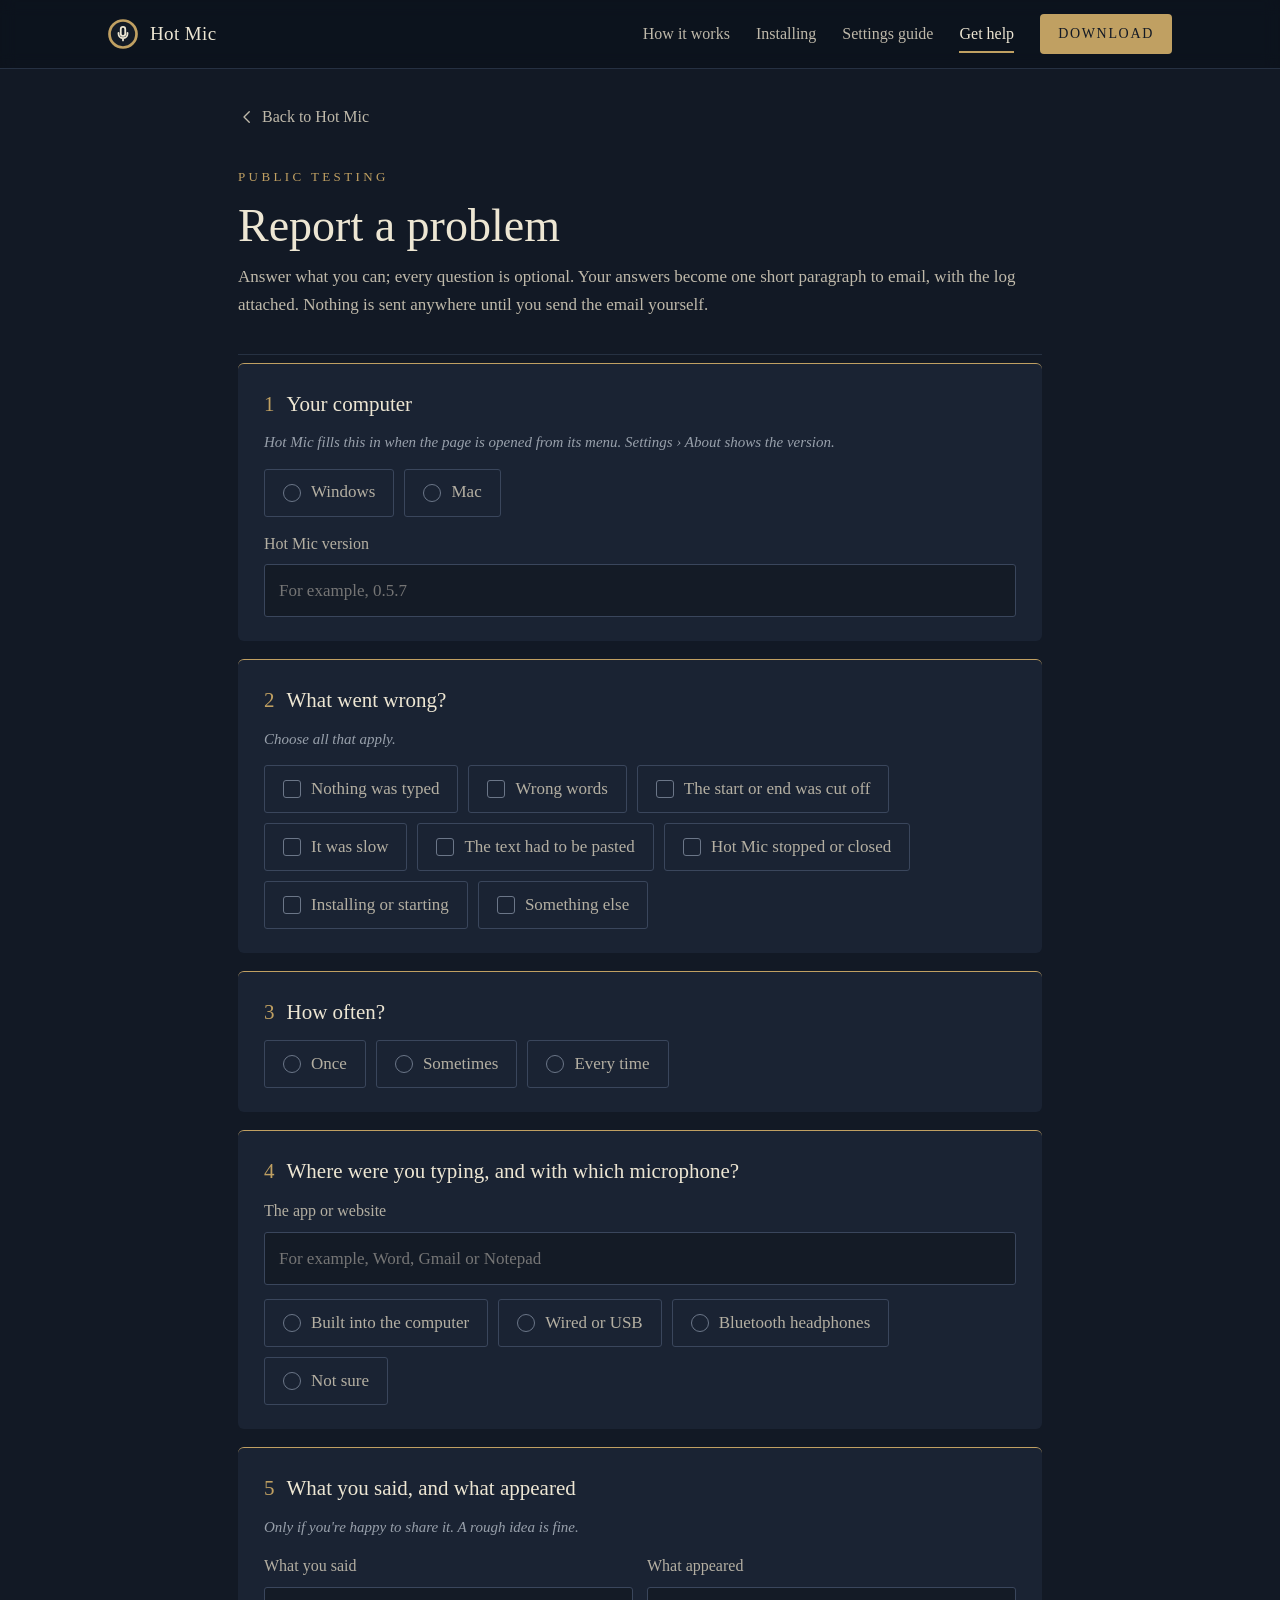
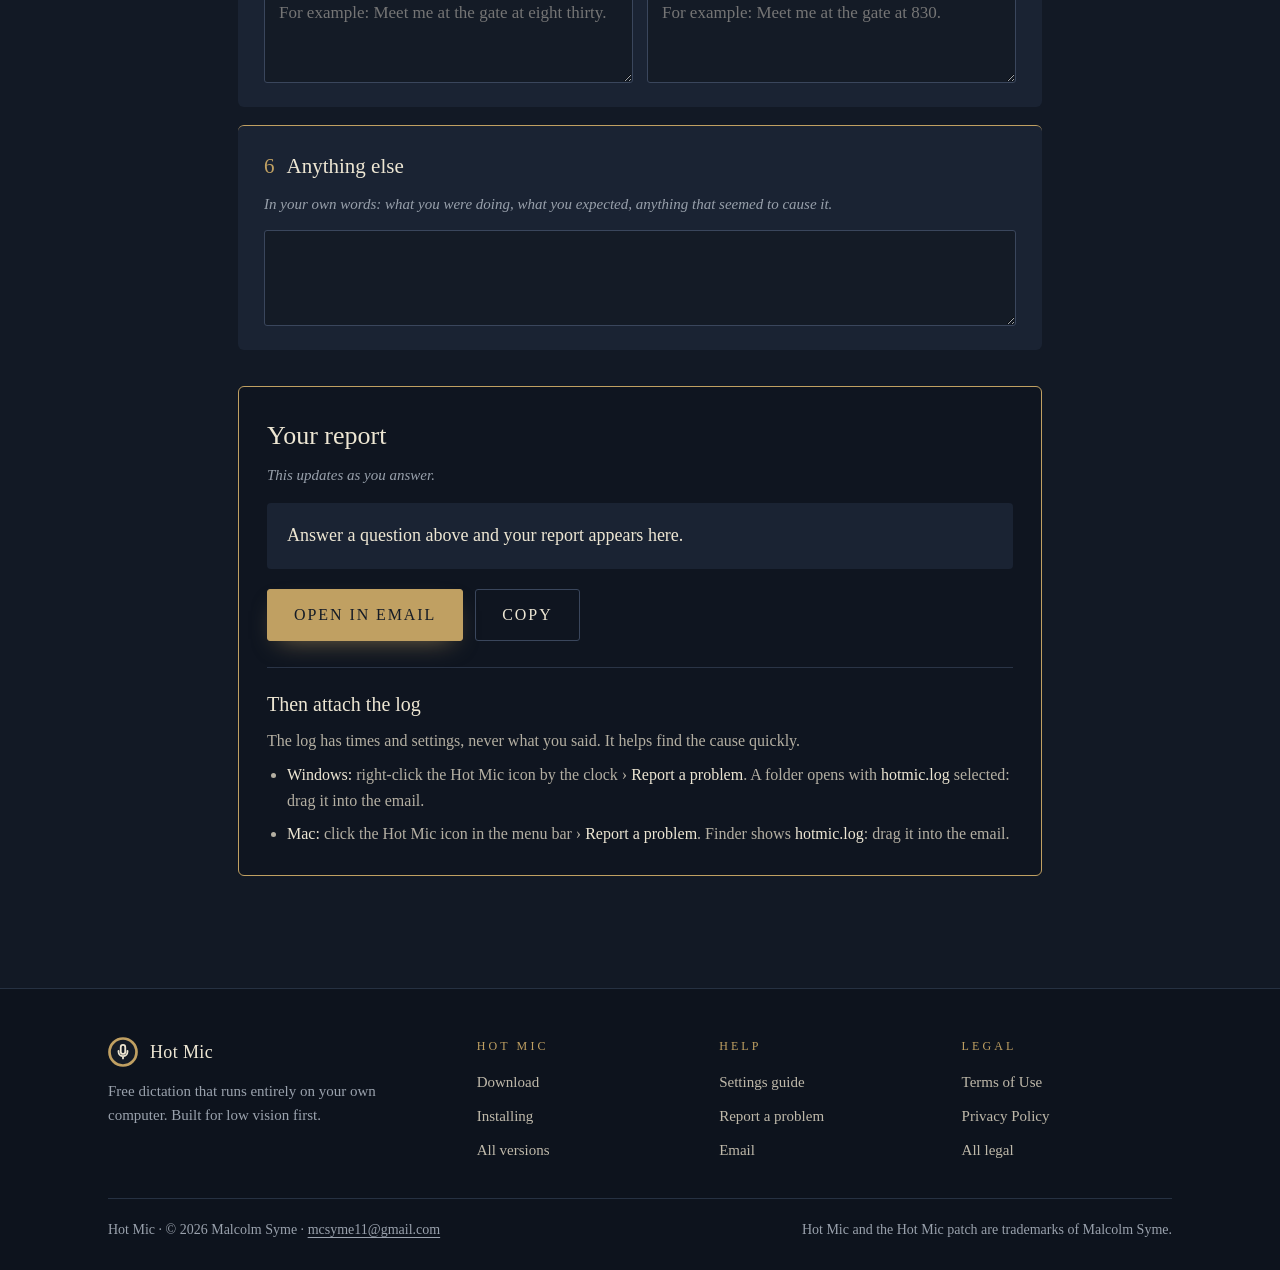
<file: report.html>
<!doctype html>
<html lang="en">
<head>
<meta charset="utf-8">
<meta name="viewport" content="width=device-width, initial-scale=1">
<title>Report a problem · Hot Mic</title>
<meta name="description" content="Tell the developer what went wrong with Hot Mic, in a few taps. Nothing is sent until you send the email yourself.">
<meta name="color-scheme" content="dark">
<link rel="icon" href="data:image/svg+xml,%3Csvg xmlns='http://www.w3.org/2000/svg' viewBox='0 0 100 100' role='img' aria-label='Hot Mic'%3E%3Ccircle cx='50' cy='50' r='45' fill='%23141B26' stroke='%23C0A062' stroke-width='9'/%3E%3Cg transform='translate(20 19) scale(2.5)' fill='none' stroke='%23EDE6D3' stroke-width='2.4' stroke-linecap='round' stroke-linejoin='round'%3E%3Cpath d='M12 3a3 3 0 0 0-3 3v6a3 3 0 0 0 6 0V6a3 3 0 0 0-3-3z M18 11v1a6 6 0 0 1-12 0v-1 M12 18v3'/%3E%3C/g%3E%3C/svg%3E">
<link rel="apple-touch-icon" href="apple-touch-icon.png">
<!-- Hot Mic · Report a problem · © 2026 Malcolm Syme · mcsyme11@gmail.com -->
<!-- Runs entirely in the browser: no server, no tracking, nothing stored. The report goes only where the person emails it. -->
<link rel="stylesheet" href="site.css">
<style>
.q{border:0;margin:0 0 18px;padding:24px 26px;background:#1A2333;border-top:1px solid #C0A062;border-radius:6px;min-width:0}
.q legend,.q .label{float:left;width:100%;padding:0;margin:0 0 10px;font-size:21px;color:#EDE6D3}
.q legend span.n,.q .label span.n{color:#C0A062;margin-right:12px}
.q .hint{clear:both;margin:0 0 14px;font-size:15px;line-height:1.55;font-style:italic;color:#98A0AB}
.choices{clear:both;display:flex;flex-wrap:wrap;gap:10px}
.choice{position:relative;display:flex}
.choice input{position:absolute;opacity:0;width:1px;height:1px}
.choice span{display:flex;align-items:center;gap:10px;min-height:48px;padding:8px 18px;border:1px solid #3A465C;border-radius:3px;font-size:17px;color:#B4AFA2;cursor:pointer;line-height:1.3}
.choice span::before{content:"";flex:none;width:16px;height:16px;border:1.5px solid #6B7688;border-radius:3px}
.choice input[type=radio] + span::before{border-radius:50%}
.choice input:checked + span{border-color:#C0A062;color:#EDE6D3;background:#202B3E}
.choice input:checked + span::before{background:#C0A062;border-color:#C0A062;box-shadow:inset 0 0 0 3px #202B3E}
.choice input:focus-visible + span{outline:2px solid #EDE6D3;outline-offset:3px}
.choice span:hover{border-color:#E2C88E;color:#EDE6D3}
input[type=text],textarea{clear:both;display:block;width:100%;box-sizing:border-box;font:inherit;font-size:17px;color:#EDE6D3;background:#141B26;border:1px solid #3A465C;border-radius:3px;padding:12px 14px;min-height:48px}
textarea{min-height:96px;resize:vertical;line-height:1.5}
input[type=text]:focus,textarea:focus{outline:2px solid #C0A062;outline-offset:1px;border-color:#C0A062}
.pair{clear:both;display:grid;grid-template-columns:repeat(auto-fit,minmax(min(300px,100%),1fr));gap:14px}
.pair label{display:flex;flex-direction:column;gap:8px;font-size:16px;color:#B4AFA2}
.result{margin-top:36px;padding:28px;background:#0F1520;border:1px solid #C0A062;border-radius:6px}
.result h2{margin:0 0 6px;font-weight:normal;font-size:26px}
.result .hint{margin:0 0 16px;font-size:15px;font-style:italic;color:#98A0AB}
#text{margin:0 0 20px;padding:18px 20px;background:#1A2333;border-radius:4px;font-size:18px;line-height:1.65;color:#EDE6D3;white-space:pre-wrap}
.buttons{display:flex;flex-wrap:wrap;gap:12px}
.btn{display:inline-flex;align-items:center;gap:10px;min-height:52px;padding:0 26px;border-radius:3px;font:inherit;font-size:16px;letter-spacing:.12em;text-transform:uppercase;text-decoration:none;cursor:pointer}
.btn.primary{background:#C0A062;border:1px solid #C0A062;color:#141B26}
.btn.primary:hover{background:#E2C88E;color:#141B26}
.btn.plain{background:transparent;border:1px solid #3A465C;color:#EDE6D3}
.btn.plain:hover{border-color:#E2C88E}
#copied{align-self:center;font-size:15px;font-style:italic;color:#98A0AB}
.attach{margin-top:26px;padding-top:20px;border-top:1px solid #2A3446}
.attach h3{margin:0 0 8px;font-weight:normal;font-size:20px}
.attach p,.attach li{margin:0;font-size:16px;line-height:1.65;color:#B4AFA2}
.attach ul{margin:8px 0 0;padding-left:20px;display:flex;flex-direction:column;gap:6px}
.attach b{color:#EDE6D3;font-weight:normal}
</style>
</head>
<body>
<a class="skip" href="#main">Skip to the content</a>
<header class="site-head">
  <div class="site-in">
    <a class="brand" href="./"><!-- MARK-START --><svg xmlns="http://www.w3.org/2000/svg" width="26" height="26" viewBox="0 0 100 100" aria-hidden="true"><circle cx="50" cy="50" r="45" fill="#141B26" stroke="#C0A062" stroke-width="9"/><g transform="translate(20 19) scale(2.5)" fill="none" stroke="#EDE6D3" stroke-width="2.4" stroke-linecap="round" stroke-linejoin="round"><path d="M12 3a3 3 0 0 0-3 3v6a3 3 0 0 0 6 0V6a3 3 0 0 0-3-3z M18 11v1a6 6 0 0 1-12 0v-1 M12 18v3"/></g></svg><!-- MARK-END --><span>Hot Mic</span></a>
    <nav class="site-nav" aria-label="Main">
      <a class="wide-only" href="./#how">How it works</a>
      <a class="wide-only" href="./#install">Installing</a>
      <a href="settings-guide.html">Settings guide</a>
      <a href="report.html" aria-current="page">Get help</a>
      <a class="nav-cta" href="./#download">Download</a>
    </nav>
  </div>
</header>

<main class="page" id="main">
  <a class="back" href="./"><svg width="18" height="18" viewBox="0 0 24 24" fill="none" stroke="currentColor" stroke-width="1.8" stroke-linecap="round" stroke-linejoin="round" aria-hidden="true"><path d="M15 5l-7 7 7 7"></path></svg>Back to Hot Mic</a>
  <div class="page-head"><div class="eyebrow">PUBLIC TESTING</div>
  <h1>Report a problem</h1>
  <p class="meta">Answer what you can; every question is optional. Your answers become one short paragraph to email, with the log attached. Nothing is sent anywhere until you send the email yourself.</p></div>

  <form id="form" onsubmit="return false">
    <fieldset class="q">
      <legend><span class="n">1</span>Your computer</legend>
      <p class="hint">Hot Mic fills this in when the page is opened from its menu. Settings › About shows the version.</p>
      <div class="choices">
        <label class="choice"><input type="radio" name="os" value="Windows"><span>Windows</span></label>
        <label class="choice"><input type="radio" name="os" value="Mac"><span>Mac</span></label>
      </div>
      <div class="pair" style="margin-top:14px">
        <label>Hot Mic version<input type="text" id="version" placeholder="For example, 0.5.7" autocomplete="off"></label>
      </div>
    </fieldset>

    <fieldset class="q">
      <legend><span class="n">2</span>What went wrong?</legend>
      <p class="hint">Choose all that apply.</p>
      <div class="choices">
        <label class="choice"><input type="checkbox" name="what" value="nothing was typed"><span>Nothing was typed</span></label>
        <label class="choice"><input type="checkbox" name="what" value="some words were wrong"><span>Wrong words</span></label>
        <label class="choice"><input type="checkbox" name="what" value="the start or end was cut off"><span>The start or end was cut off</span></label>
        <label class="choice"><input type="checkbox" name="what" value="it was slow"><span>It was slow</span></label>
        <label class="choice"><input type="checkbox" name="what" value="the text was left on the clipboard (it had to be pasted)"><span>The text had to be pasted</span></label>
        <label class="choice"><input type="checkbox" name="what" value="Hot Mic stopped working or closed"><span>Hot Mic stopped or closed</span></label>
        <label class="choice"><input type="checkbox" name="what" value="installing or starting it didn't work"><span>Installing or starting</span></label>
        <label class="choice"><input type="checkbox" name="what" value="something else (see below)"><span>Something else</span></label>
      </div>
    </fieldset>

    <fieldset class="q">
      <legend><span class="n">3</span>How often?</legend>
      <div class="choices">
        <label class="choice"><input type="radio" name="often" value="once"><span>Once</span></label>
        <label class="choice"><input type="radio" name="often" value="sometimes"><span>Sometimes</span></label>
        <label class="choice"><input type="radio" name="often" value="every time"><span>Every time</span></label>
      </div>
    </fieldset>

    <fieldset class="q">
      <legend><span class="n">4</span>Where were you typing, and with which microphone?</legend>
      <div class="pair">
        <label>The app or website<input type="text" id="app" placeholder="For example, Word, Gmail or Notepad" autocomplete="off"></label>
      </div>
      <div class="choices" style="margin-top:14px">
        <label class="choice"><input type="radio" name="mic" value="the computer's built-in microphone"><span>Built into the computer</span></label>
        <label class="choice"><input type="radio" name="mic" value="a wired or USB microphone"><span>Wired or USB</span></label>
        <label class="choice"><input type="radio" name="mic" value="Bluetooth headphones"><span>Bluetooth headphones</span></label>
        <label class="choice"><input type="radio" name="mic" value="a microphone I'm not sure about"><span>Not sure</span></label>
      </div>
    </fieldset>

    <fieldset class="q">
      <legend><span class="n">5</span>What you said, and what appeared</legend>
      <p class="hint">Only if you're happy to share it. A rough idea is fine.</p>
      <div class="pair">
        <label>What you said<textarea id="said" placeholder="For example: Meet me at the gate at eight thirty."></textarea></label>
        <label>What appeared<textarea id="got" placeholder="For example: Meet me at the gate at 830."></textarea></label>
      </div>
    </fieldset>

    <fieldset class="q">
      <legend><span class="n">6</span>Anything else</legend>
      <p class="hint">In your own words: what you were doing, what you expected, anything that seemed to cause it.</p>
      <textarea id="more" aria-label="Anything else"></textarea>
    </fieldset>
  </form>

  <section class="result" aria-labelledby="result-title">
    <h2 id="result-title">Your report</h2>
    <p class="hint">This updates as you answer.</p>
    <div id="text" aria-live="polite"></div>
    <div class="buttons">
      <a class="btn primary" id="email" href="mailto:mcsyme11@gmail.com">Open in email</a>
      <button class="btn plain" id="copy" type="button">Copy</button>
      <span id="copied" aria-live="polite"></span>
    </div>
    <div class="attach">
      <h3>Then attach the log</h3>
      <p>The log has times and settings, never what you said. It helps find the cause quickly.</p>
      <ul>
        <li><b>Windows:</b> right-click the Hot Mic icon by the clock › <b>Report a problem</b>. A folder opens with <b>hotmic.log</b> selected: drag it into the email.</li>
        <li><b>Mac:</b> click the Hot Mic icon in the menu bar › <b>Report a problem</b>. Finder shows <b>hotmic.log</b>: drag it into the email.</li>
      </ul>
    </div>
  </section>
</main>

<footer class="site-foot">
  <div class="site-in">
    <div class="foot-grid">
      <div class="foot-brand">
        <a class="brand" href="./"><!-- MARK-START --><svg xmlns="http://www.w3.org/2000/svg" width="26" height="26" viewBox="0 0 100 100" aria-hidden="true"><circle cx="50" cy="50" r="45" fill="#141B26" stroke="#C0A062" stroke-width="9"/><g transform="translate(20 19) scale(2.5)" fill="none" stroke="#EDE6D3" stroke-width="2.4" stroke-linecap="round" stroke-linejoin="round"><path d="M12 3a3 3 0 0 0-3 3v6a3 3 0 0 0 6 0V6a3 3 0 0 0-3-3z M18 11v1a6 6 0 0 1-12 0v-1 M12 18v3"/></g></svg><!-- MARK-END --><span>Hot Mic</span></a>
        <span>Free dictation that runs entirely on your own computer. Built for low vision first.</span>
      </div>
      <nav class="foot-col" aria-label="Hot Mic">
        <div class="eyebrow">Hot Mic</div>
        <a href="./#download">Download</a>
        <a href="./#install">Installing</a>
        <a href="https://github.com/mcsyme11-byte/HotMic-releases/releases">All versions</a>
      </nav>
      <nav class="foot-col" aria-label="Help">
        <div class="eyebrow">Help</div>
        <a href="settings-guide.html">Settings guide</a>
        <a href="report.html">Report a problem</a>
        <a href="mailto:mcsyme11@gmail.com">Email</a>
      </nav>
      <nav class="foot-col" aria-label="Legal">
        <div class="eyebrow">Legal</div>
        <a href="terms.html">Terms of Use</a>
        <a href="privacy.html">Privacy Policy</a>
        <a href="legal.html">All legal</a>
      </nav>
    </div>
    <div class="foot-credit">
      <span>Hot Mic · © 2026 Malcolm Syme · <a href="mailto:mcsyme11@gmail.com">mcsyme11@gmail.com</a></span>
      <span>Hot Mic and the Hot Mic patch are trademarks of Malcolm Syme.</span>
    </div>
  </div>
</footer>

<script>
(function () {
  var form = document.getElementById('form');
  var params = new URLSearchParams(location.search);
  var os = params.get('os'), v = params.get('v');
  if (os === 'Windows' || os === 'Mac') form.querySelector('input[name=os][value=' + os + ']').checked = true;
  if (v && /^[0-9][0-9.]{0,15}$/.test(v)) document.getElementById('version').value = v;

  function val(id) { return document.getElementById(id).value.trim(); }
  function picked(name) { var e = form.querySelector('input[name=' + name + ']:checked'); return e ? e.value : ''; }
  function list(items) {
    if (items.length < 2) return items.join('');
    return items.slice(0, -1).join(', ') + ' and ' + items[items.length - 1];
  }
  function sentence(s) { s = s.trim(); if (!s) return ''; s = s.charAt(0).toUpperCase() + s.slice(1); return /[.!?]$/.test(s) ? s : s + '.'; }

  function report() {
    var parts = [];
    var where = [];
    var system = picked('os');
    var version = val('version');
    if (system || version) where.push('On ' + (system || 'my computer') + (version ? ', Hot Mic ' + version : ''));
    var app = val('app');
    if (app) where.push((where.length ? 'typing in ' : 'Typing in ') + app);
    var mic = picked('mic');
    if (mic) where.push((where.length ? 'with ' : 'With ') + mic);
    var what = Array.prototype.map.call(form.querySelectorAll('input[name=what]:checked'), function (e) { return e.value; });
    var often = picked('often');
    var lead = where.join(', ');
    if (what.length) parts.push(sentence((lead ? lead + ': ' : '') + list(what)));
    else if (lead) parts.push(sentence(lead + '.'));
    if (often) parts.push(sentence('This happened ' + often));
    var said = val('said'), got = val('got');
    if (said) parts.push('I said: "' + said + '"');
    if (got) parts.push('It typed: "' + got + '"');
    var more = val('more');
    if (more) parts.push(sentence(more));
    return parts.join(' ');
  }

  var text = document.getElementById('text');
  var email = document.getElementById('email');
  function update() {
    var r = report();
    text.textContent = r || 'Answer a question above and your report appears here.';
    var what = form.querySelector('input[name=what]:checked');
    var subject = 'Hot Mic problem report (PTP.1)' + (what ? ': ' + what.value.split(' (')[0] : '');
    var body = (r || '(Describe the problem here.)') + '\n\n(Log attached: hotmic.log)';
    email.href = 'mailto:mcsyme11@gmail.com?subject=' + encodeURIComponent(subject) + '&body=' + encodeURIComponent(body);
  }
  form.addEventListener('input', update);
  form.addEventListener('change', update);
  update();

  document.getElementById('copy').addEventListener('click', function () {
    var done = document.getElementById('copied');
    var r = report();
    function ok() { done.textContent = 'Copied. Paste it into an email to mcsyme11@gmail.com.'; }
    if (navigator.clipboard && navigator.clipboard.writeText) navigator.clipboard.writeText(r).then(ok, function () { done.textContent = 'Couldn’t copy: select the report and copy it.'; });
    else done.textContent = 'Select the report and copy it.';
  });
})();
</script>
</body>
</html>
</file>
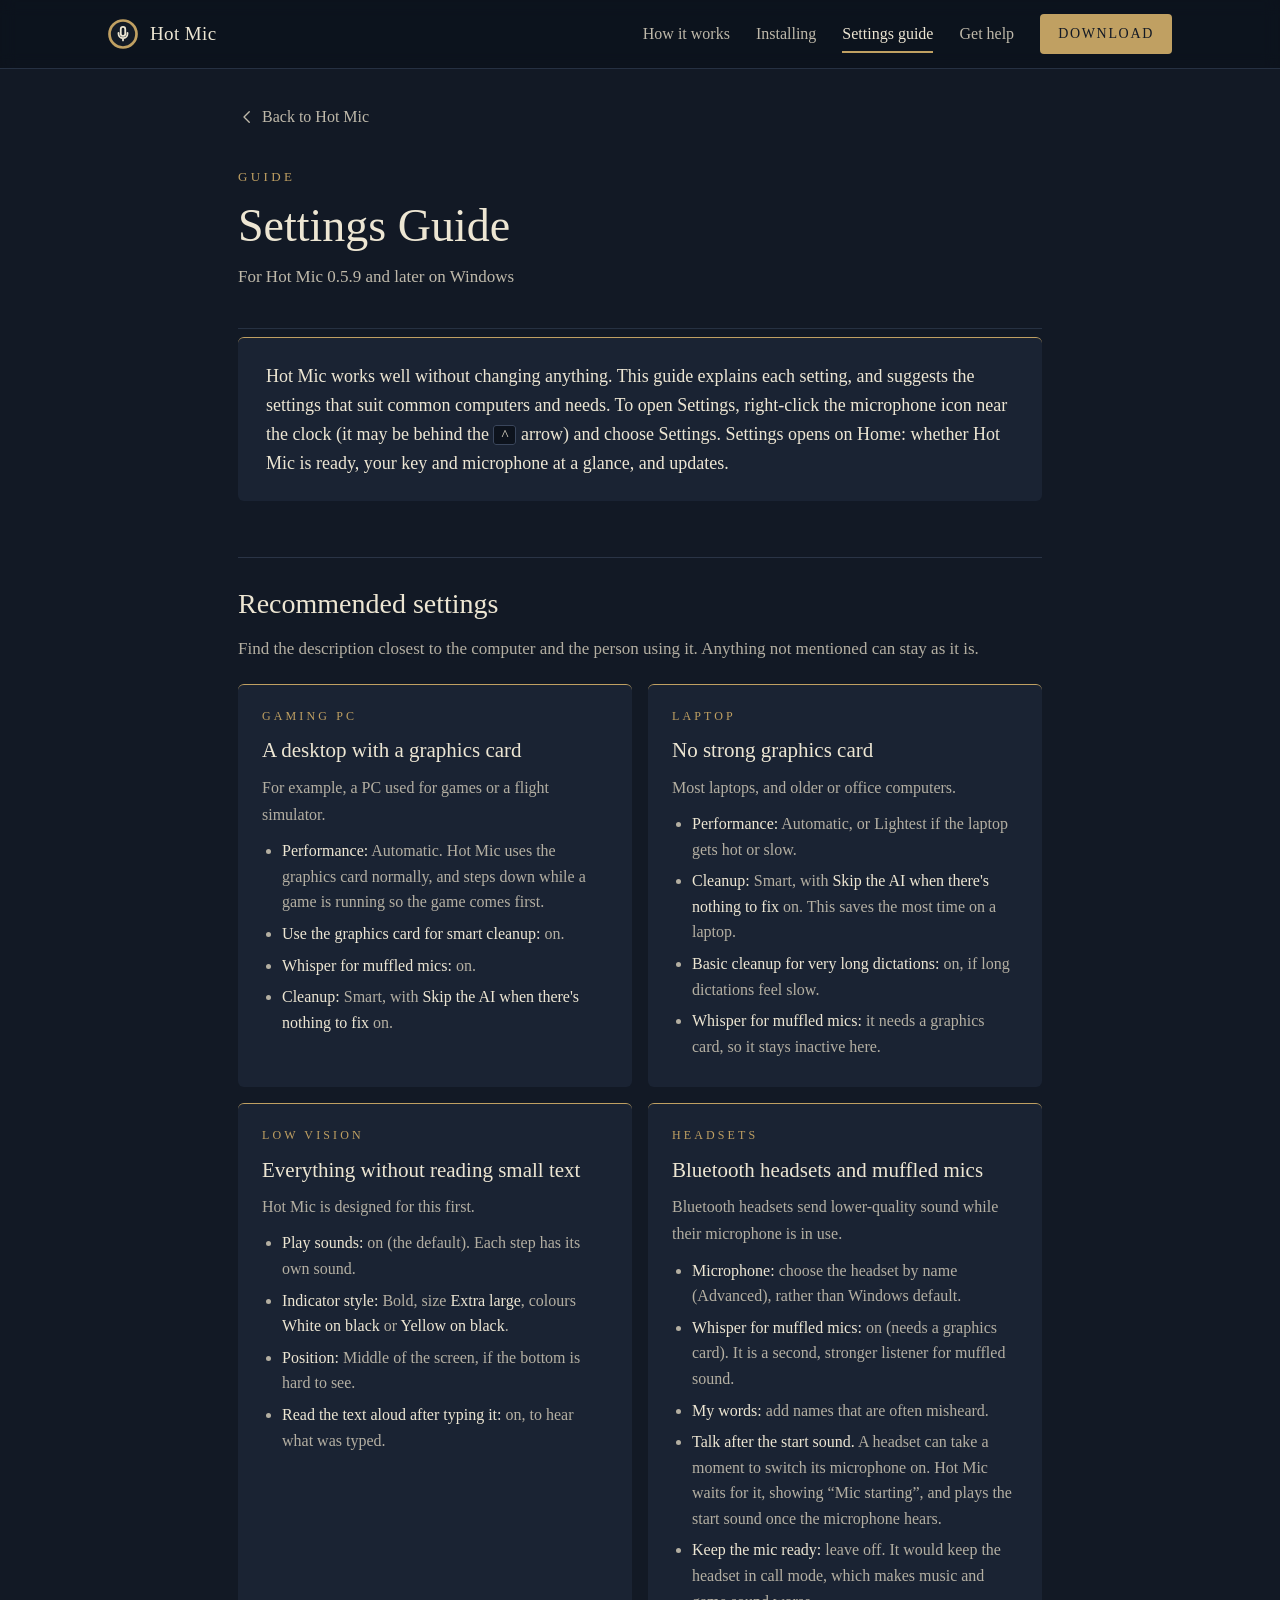
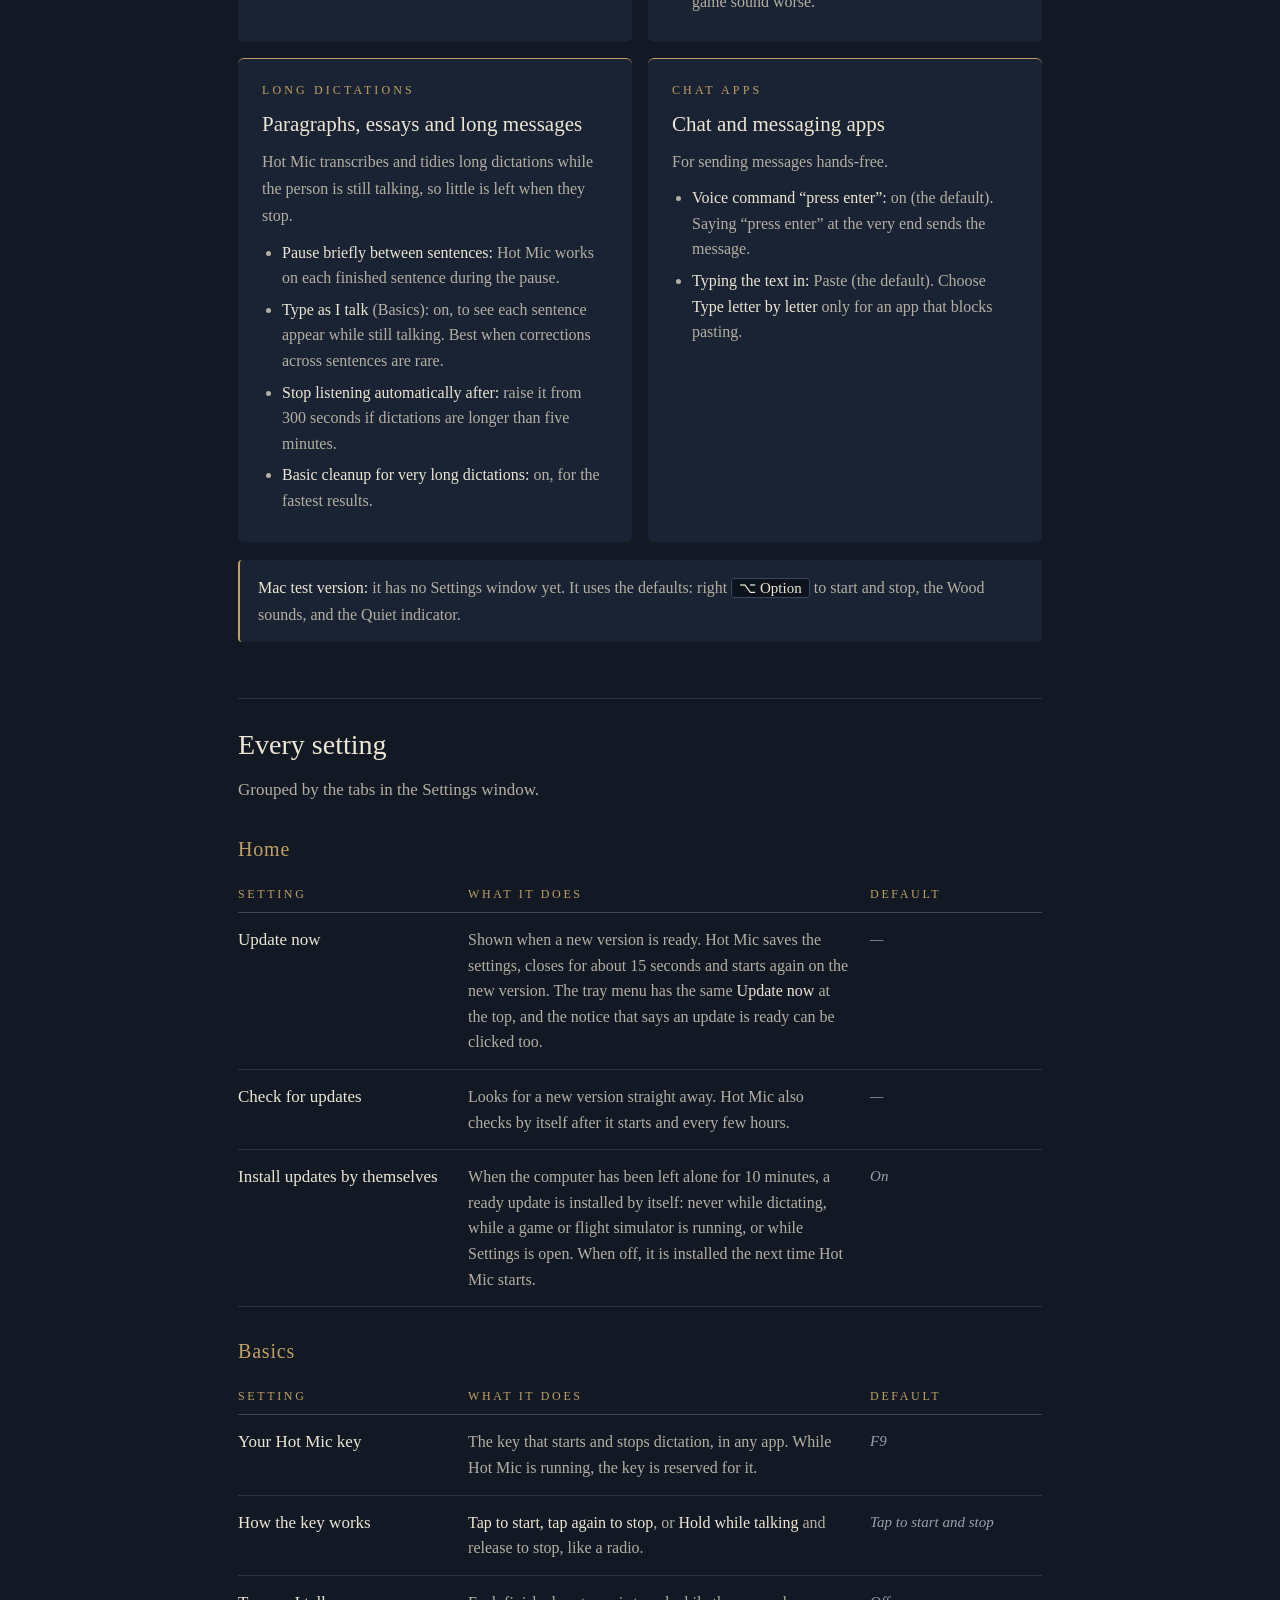
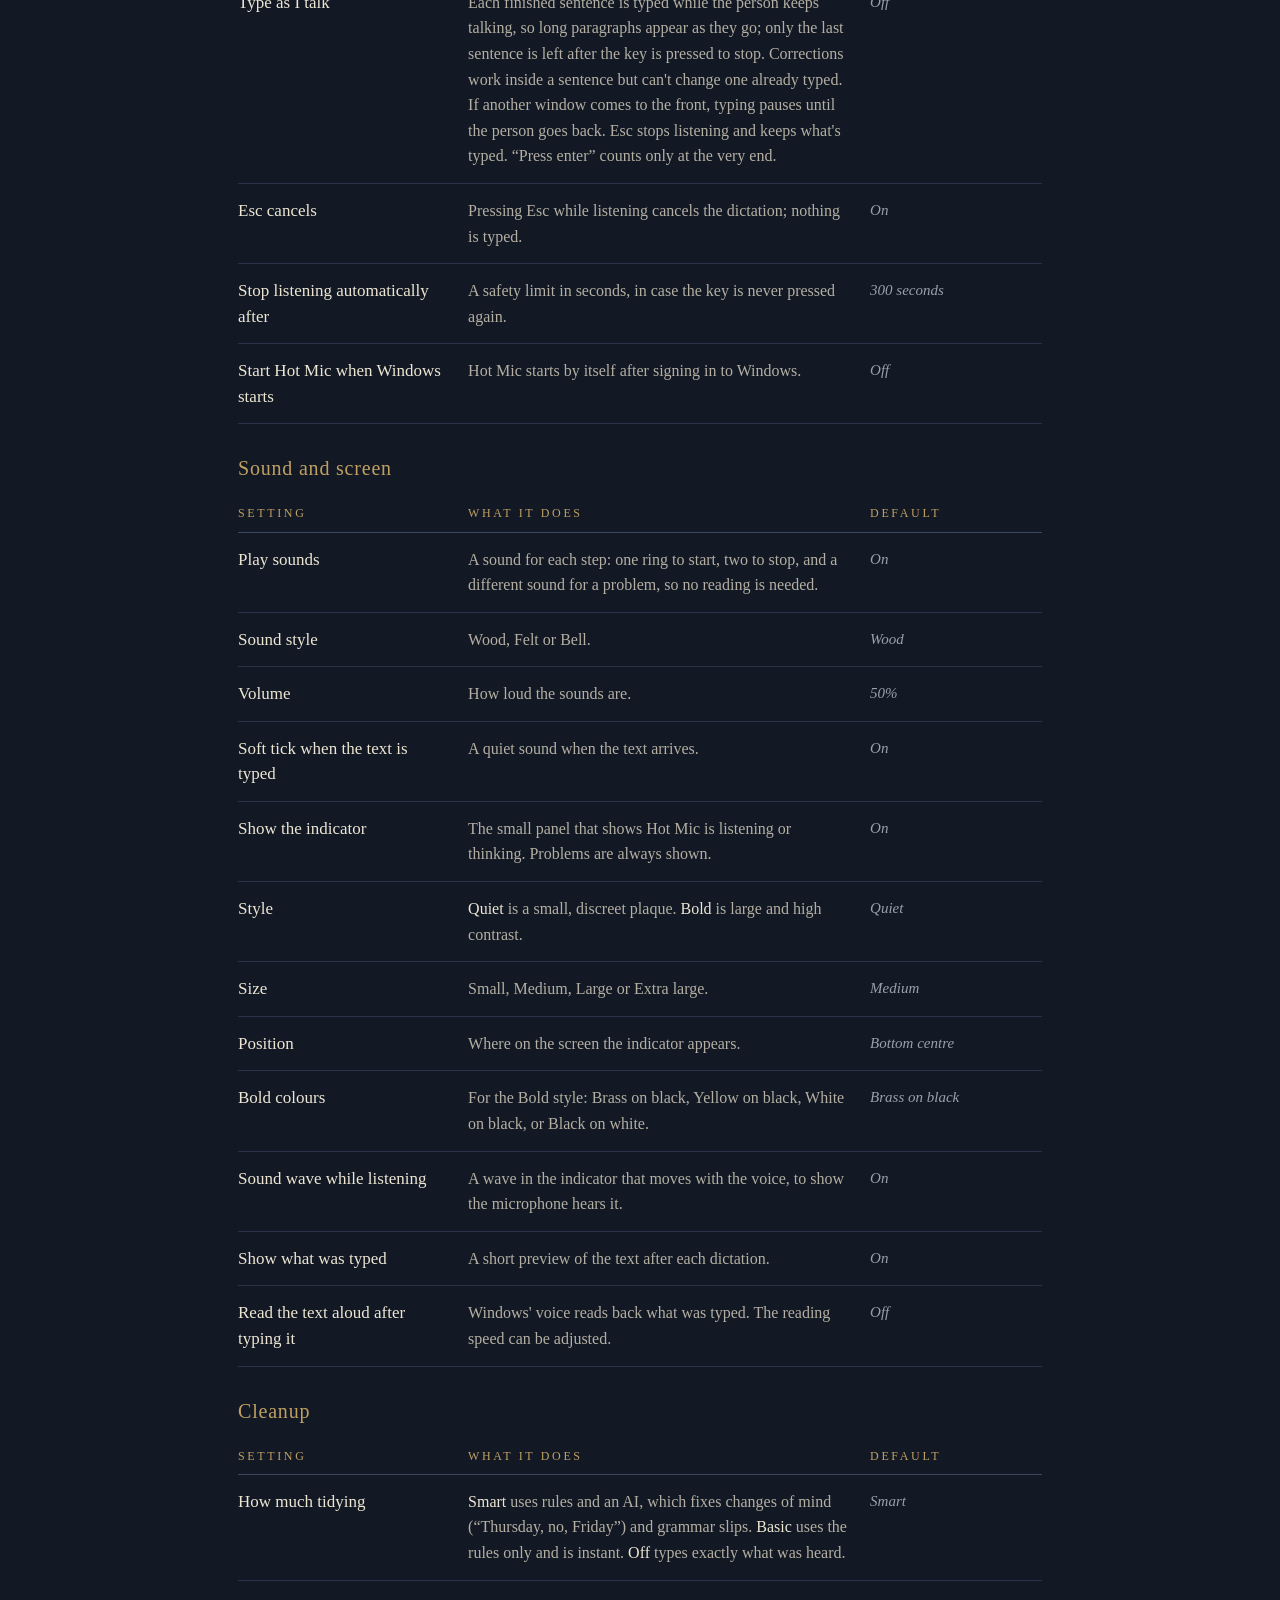
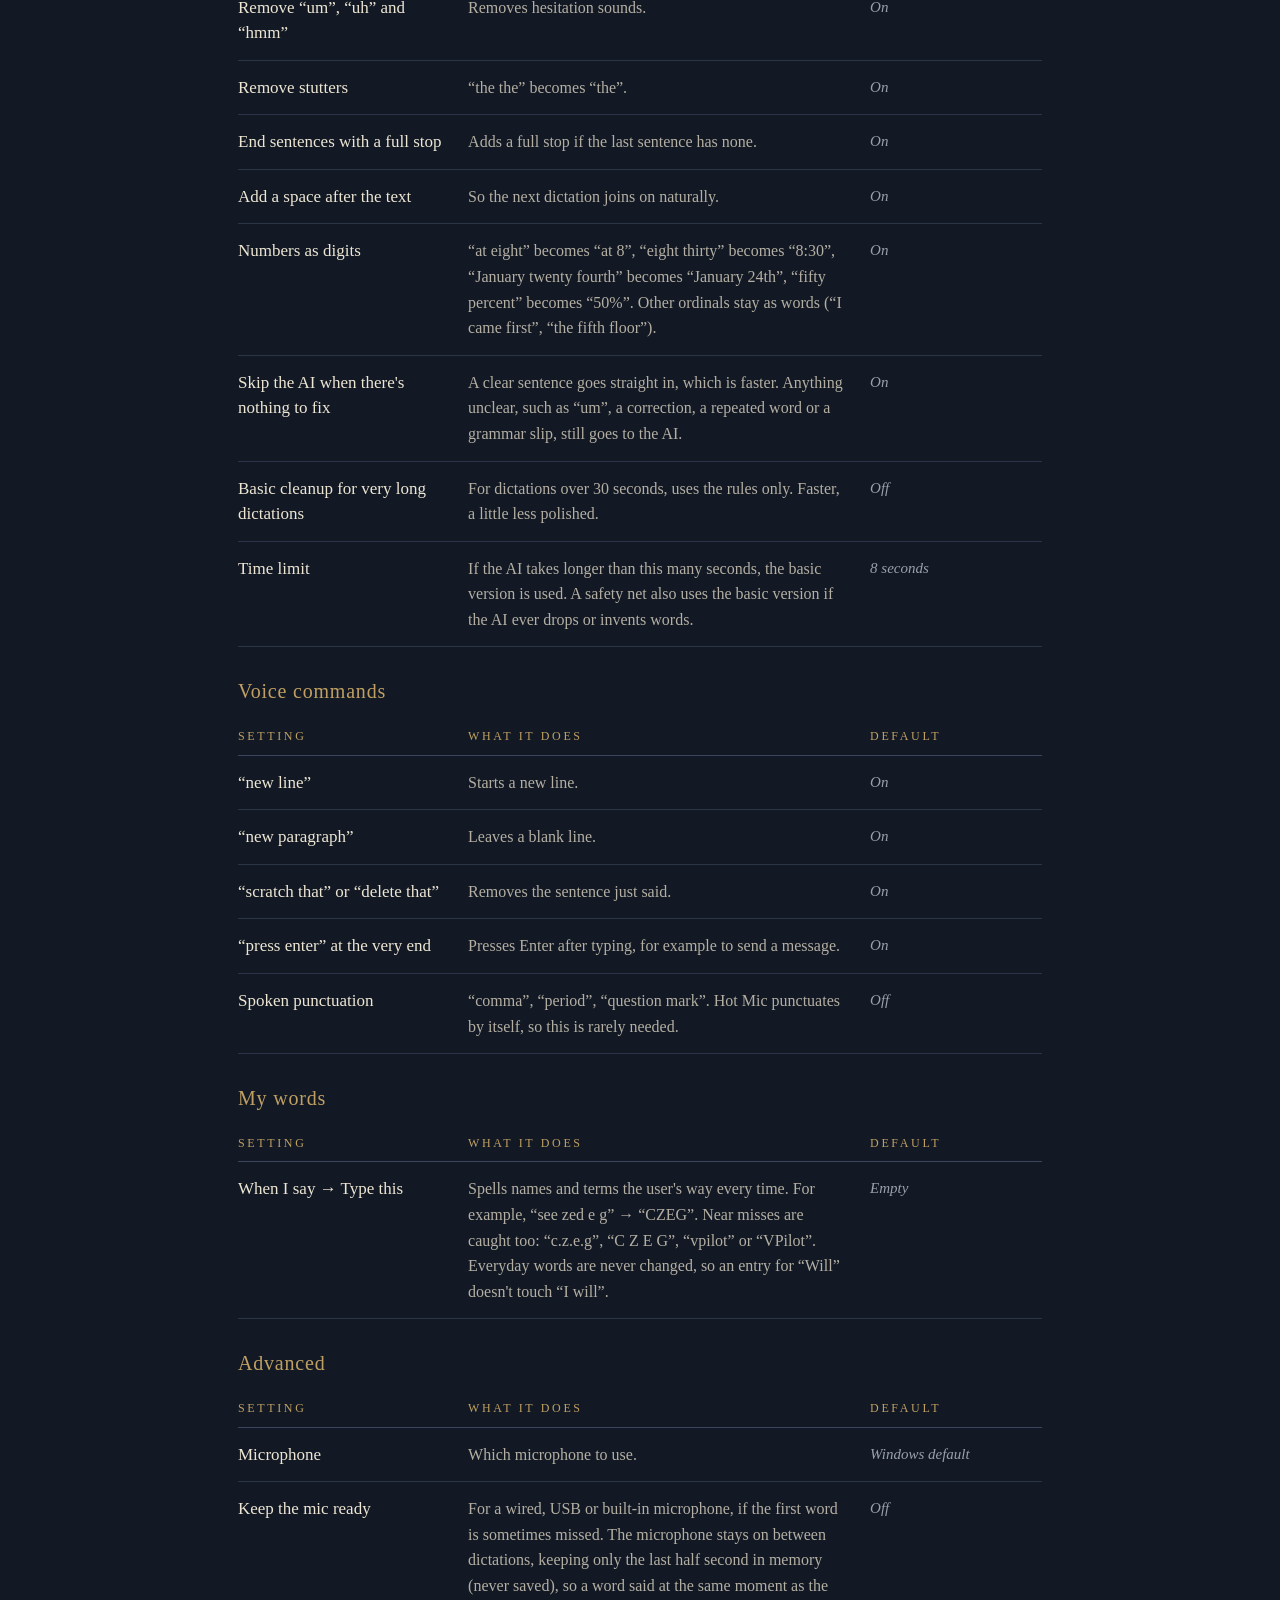
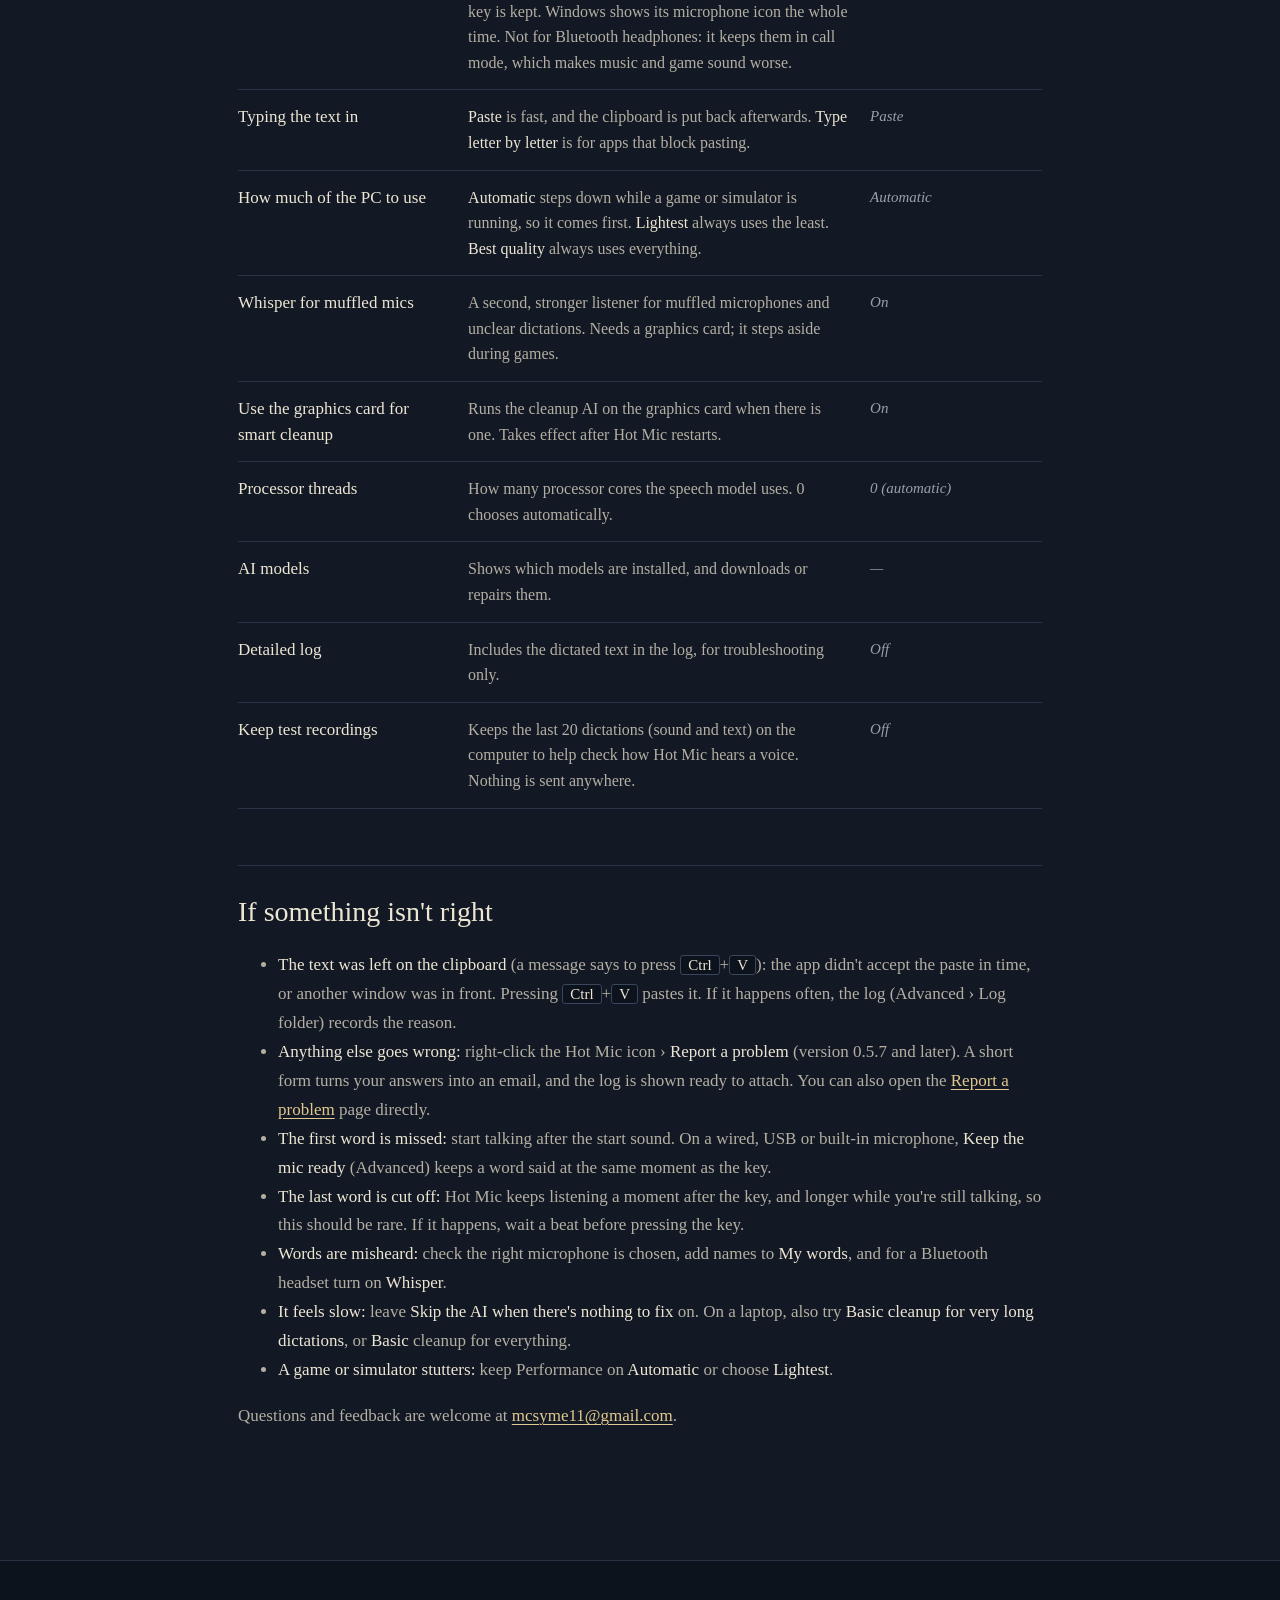
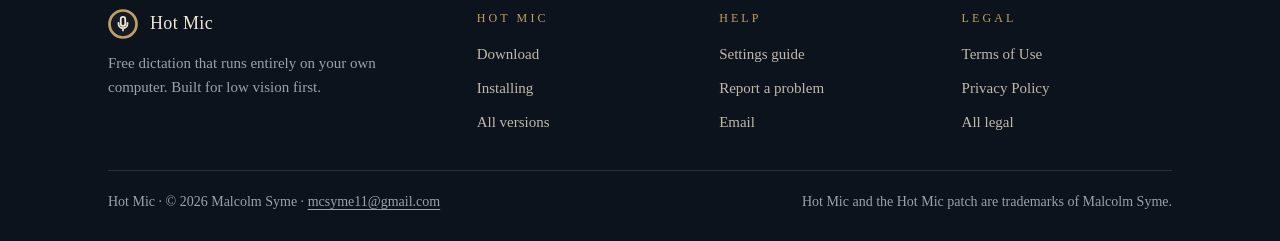
<file: settings-guide.html>
<!doctype html>
<html lang="en">
<head>
<meta charset="utf-8">
<meta name="viewport" content="width=device-width, initial-scale=1">
<title>Settings Guide · Hot Mic</title>
<meta name="description" content="What each Hot Mic setting does, and the settings that work best for gaming PCs, laptops, Bluetooth headsets and low vision.">
<meta name="color-scheme" content="dark">
<link rel="icon" href="data:image/svg+xml,%3Csvg xmlns='http://www.w3.org/2000/svg' viewBox='0 0 100 100' role='img' aria-label='Hot Mic'%3E%3Ccircle cx='50' cy='50' r='45' fill='%23141B26' stroke='%23C0A062' stroke-width='9'/%3E%3Cg transform='translate(20 19) scale(2.5)' fill='none' stroke='%23EDE6D3' stroke-width='2.4' stroke-linecap='round' stroke-linejoin='round'%3E%3Cpath d='M12 3a3 3 0 0 0-3 3v6a3 3 0 0 0 6 0V6a3 3 0 0 0-3-3z M18 11v1a6 6 0 0 1-12 0v-1 M12 18v3'/%3E%3C/g%3E%3C/svg%3E">
<link rel="apple-touch-icon" href="apple-touch-icon.png">
<!-- Hot Mic · Settings Guide · © 2026 Malcolm Syme · mcsyme11@gmail.com -->
<link rel="stylesheet" href="site.css">
<style>
.summary{background:#1A2333;border-top:1px solid #C0A062;border-radius:6px;padding:24px 28px;margin-bottom:12px}
.summary p{margin:0;font-size:18px;line-height:1.6;color:#EDE6D3}
h2{font-weight:normal;font-size:28px;margin:56px 0 8px;padding-top:24px;border-top:1px solid #2A3446}
h3{font-weight:normal;font-size:21px;margin:0 0 6px;color:#EDE6D3}
p,li{font-size:17px;line-height:1.7;color:#B4AFA2}
strong{color:#EDE6D3;font-weight:normal}
.lead{margin:0 0 20px}
.grid{display:grid;grid-template-columns:repeat(auto-fit,minmax(260px,1fr));gap:16px;margin-top:20px}
.setup{background:#1A2333;border-top:1px solid #C0A062;border-radius:6px;padding:22px 24px}
.setup .for{font-size:12px;letter-spacing:.26em;color:#C0A062;margin-bottom:8px}
.setup ul{margin:10px 0 0;padding-left:20px}
.setup li{font-size:16px;line-height:1.6;margin-bottom:6px}
.tab{margin-top:28px}
.tab h3{font-size:20px;color:#C0A062;letter-spacing:.04em}
.opt{display:grid;grid-template-columns:minmax(0,1.1fr) minmax(0,2fr) minmax(0,.9fr);gap:6px 20px;padding:14px 0;border-bottom:1px solid #2A3446}
.opt .name{color:#EDE6D3;font-size:17px;line-height:1.5}
.opt .what{color:#B4AFA2;font-size:16px;line-height:1.6}
.opt .def{color:#98A0AB;font-size:15px;line-height:1.6;font-style:italic}
.opt.head{border-bottom:1px solid #3A465C;padding-bottom:8px}
.opt.head div{font-size:12px;letter-spacing:.22em;color:#C0A062;font-style:normal}
kbd{font-family:inherit;color:#EDE6D3;border:1px solid #3A465C;border-radius:3px;padding:1px 7px;font-size:15px;white-space:nowrap}
.note{background:#1A2333;border-left:2px solid #C0A062;border-radius:4px;padding:14px 18px;margin:18px 0 0}
.note p{margin:0;font-size:16px}
@media (max-width:640px){
  .opt{grid-template-columns:1fr;gap:2px}
  .opt.head{display:none}
  .opt .def::before{content:"Default: "}
}
</style>
</head>
<body>
<a class="skip" href="#main">Skip to the content</a>
<header class="site-head">
  <div class="site-in">
    <a class="brand" href="./"><!-- MARK-START --><svg xmlns="http://www.w3.org/2000/svg" width="26" height="26" viewBox="0 0 100 100" aria-hidden="true"><circle cx="50" cy="50" r="45" fill="#141B26" stroke="#C0A062" stroke-width="9"/><g transform="translate(20 19) scale(2.5)" fill="none" stroke="#EDE6D3" stroke-width="2.4" stroke-linecap="round" stroke-linejoin="round"><path d="M12 3a3 3 0 0 0-3 3v6a3 3 0 0 0 6 0V6a3 3 0 0 0-3-3z M18 11v1a6 6 0 0 1-12 0v-1 M12 18v3"/></g></svg><!-- MARK-END --><span>Hot Mic</span></a>
    <nav class="site-nav" aria-label="Main">
      <a class="wide-only" href="./#how">How it works</a>
      <a class="wide-only" href="./#install">Installing</a>
      <a href="settings-guide.html" aria-current="page">Settings guide</a>
      <a href="report.html">Get help</a>
      <a class="nav-cta" href="./#download">Download</a>
    </nav>
  </div>
</header>

<main class="page" id="main">
  <a class="back" href="./"><svg width="18" height="18" viewBox="0 0 24 24" fill="none" stroke="currentColor" stroke-width="1.8" stroke-linecap="round" stroke-linejoin="round" aria-hidden="true"><path d="M15 5l-7 7 7 7"></path></svg>Back to Hot Mic</a>
  <div class="page-head"><div class="eyebrow">GUIDE</div>
  <h1>Settings Guide</h1>
  <p class="meta">For Hot Mic 0.5.9 and later on Windows</p></div>

  <div class="summary">
    <p>Hot Mic works well without changing anything. This guide explains each setting, and suggests the settings that suit common computers and needs. To open Settings, right-click the microphone icon near the clock (it may be behind the <kbd>^</kbd> arrow) and choose <strong>Settings</strong>. Settings opens on <strong>Home</strong>: whether Hot Mic is ready, your key and microphone at a glance, and updates.</p>
  </div>

  <h2 id="recommended">Recommended settings</h2>
  <p class="lead">Find the description closest to the computer and the person using it. Anything not mentioned can stay as it is.</p>

  <div class="grid">
    <section class="setup">
      <div class="for">GAMING PC</div>
      <h3>A desktop with a graphics card</h3>
      <p style="margin:0;font-size:16px">For example, a PC used for games or a flight simulator.</p>
      <ul>
        <li><strong>Performance:</strong> Automatic. Hot Mic uses the graphics card normally, and steps down while a game is running so the game comes first.</li>
        <li><strong>Use the graphics card for smart cleanup:</strong> on.</li>
        <li><strong>Whisper for muffled mics:</strong> on.</li>
        <li><strong>Cleanup:</strong> Smart, with <strong>Skip the AI when there's nothing to fix</strong> on.</li>
      </ul>
    </section>
    <section class="setup">
      <div class="for">LAPTOP</div>
      <h3>No strong graphics card</h3>
      <p style="margin:0;font-size:16px">Most laptops, and older or office computers.</p>
      <ul>
        <li><strong>Performance:</strong> Automatic, or Lightest if the laptop gets hot or slow.</li>
        <li><strong>Cleanup:</strong> Smart, with <strong>Skip the AI when there's nothing to fix</strong> on. This saves the most time on a laptop.</li>
        <li><strong>Basic cleanup for very long dictations:</strong> on, if long dictations feel slow.</li>
        <li><strong>Whisper for muffled mics:</strong> it needs a graphics card, so it stays inactive here.</li>
      </ul>
    </section>
    <section class="setup">
      <div class="for">LOW VISION</div>
      <h3>Everything without reading small text</h3>
      <p style="margin:0;font-size:16px">Hot Mic is designed for this first.</p>
      <ul>
        <li><strong>Play sounds:</strong> on (the default). Each step has its own sound.</li>
        <li><strong>Indicator style:</strong> Bold, size <strong>Extra large</strong>, colours <strong>White on black</strong> or <strong>Yellow on black</strong>.</li>
        <li><strong>Position:</strong> Middle of the screen, if the bottom is hard to see.</li>
        <li><strong>Read the text aloud after typing it:</strong> on, to hear what was typed.</li>
      </ul>
    </section>
    <section class="setup">
      <div class="for">HEADSETS</div>
      <h3>Bluetooth headsets and muffled mics</h3>
      <p style="margin:0;font-size:16px">Bluetooth headsets send lower-quality sound while their microphone is in use.</p>
      <ul>
        <li><strong>Microphone:</strong> choose the headset by name (Advanced), rather than Windows default.</li>
        <li><strong>Whisper for muffled mics:</strong> on (needs a graphics card). It is a second, stronger listener for muffled sound.</li>
        <li><strong>My words:</strong> add names that are often misheard.</li>
        <li><strong>Talk after the start sound.</strong> A headset can take a moment to switch its microphone on. Hot Mic waits for it, showing “Mic starting”, and plays the start sound once the microphone hears.</li>
        <li><strong>Keep the mic ready:</strong> leave off. It would keep the headset in call mode, which makes music and game sound worse.</li>
      </ul>
    </section>
    <section class="setup">
      <div class="for">LONG DICTATIONS</div>
      <h3>Paragraphs, essays and long messages</h3>
      <p style="margin:0;font-size:16px">Hot Mic transcribes and tidies long dictations while the person is still talking, so little is left when they stop.</p>
      <ul>
        <li><strong>Pause briefly between sentences:</strong> Hot Mic works on each finished sentence during the pause.</li>
        <li><strong>Type as I talk</strong> (Basics): on, to see each sentence appear while still talking. Best when corrections across sentences are rare.</li>
        <li><strong>Stop listening automatically after:</strong> raise it from 300 seconds if dictations are longer than five minutes.</li>
        <li><strong>Basic cleanup for very long dictations:</strong> on, for the fastest results.</li>
      </ul>
    </section>
    <section class="setup">
      <div class="for">CHAT APPS</div>
      <h3>Chat and messaging apps</h3>
      <p style="margin:0;font-size:16px">For sending messages hands-free.</p>
      <ul>
        <li><strong>Voice command “press enter”:</strong> on (the default). Saying “press enter” at the very end sends the message.</li>
        <li><strong>Typing the text in:</strong> Paste (the default). Choose <strong>Type letter by letter</strong> only for an app that blocks pasting.</li>
      </ul>
    </section>
  </div>

  <div class="note"><p><strong>Mac test version:</strong> it has no Settings window yet. It uses the defaults: right <kbd>⌥ Option</kbd> to start and stop, the Wood sounds, and the Quiet indicator.</p></div>

  <h2 id="every-setting">Every setting</h2>
  <p class="lead">Grouped by the tabs in the Settings window.</p>

  <section class="tab" aria-labelledby="t-home">
    <h3 id="t-home">Home</h3>
    <div class="opt head"><div>SETTING</div><div>WHAT IT DOES</div><div>DEFAULT</div></div>
    <div class="opt"><div class="name">Update now</div><div class="what">Shown when a new version is ready. Hot Mic saves the settings, closes for about 15 seconds and starts again on the new version. The tray menu has the same <strong>Update now</strong> at the top, and the notice that says an update is ready can be clicked too.</div><div class="def">—</div></div>
    <div class="opt"><div class="name">Check for updates</div><div class="what">Looks for a new version straight away. Hot Mic also checks by itself after it starts and every few hours.</div><div class="def">—</div></div>
    <div class="opt"><div class="name">Install updates by themselves</div><div class="what">When the computer has been left alone for 10 minutes, a ready update is installed by itself: never while dictating, while a game or flight simulator is running, or while Settings is open. When off, it is installed the next time Hot Mic starts.</div><div class="def">On</div></div>
  </section>

  <section class="tab" aria-labelledby="t-basics">
    <h3 id="t-basics">Basics</h3>
    <div class="opt head"><div>SETTING</div><div>WHAT IT DOES</div><div>DEFAULT</div></div>
    <div class="opt"><div class="name">Your Hot Mic key</div><div class="what">The key that starts and stops dictation, in any app. While Hot Mic is running, the key is reserved for it.</div><div class="def">F9</div></div>
    <div class="opt"><div class="name">How the key works</div><div class="what"><strong>Tap to start, tap again to stop</strong>, or <strong>Hold while talking</strong> and release to stop, like a radio.</div><div class="def">Tap to start and stop</div></div>
    <div class="opt"><div class="name">Type as I talk</div><div class="what">Each finished sentence is typed while the person keeps talking, so long paragraphs appear as they go; only the last sentence is left after the key is pressed to stop. Corrections work inside a sentence but can't change one already typed. If another window comes to the front, typing pauses until the person goes back. Esc stops listening and keeps what's typed. “Press enter” counts only at the very end.</div><div class="def">Off</div></div>
    <div class="opt"><div class="name">Esc cancels</div><div class="what">Pressing Esc while listening cancels the dictation; nothing is typed.</div><div class="def">On</div></div>
    <div class="opt"><div class="name">Stop listening automatically after</div><div class="what">A safety limit in seconds, in case the key is never pressed again.</div><div class="def">300 seconds</div></div>
    <div class="opt"><div class="name">Start Hot Mic when Windows starts</div><div class="what">Hot Mic starts by itself after signing in to Windows.</div><div class="def">Off</div></div>
  </section>

  <section class="tab" aria-labelledby="t-sound">
    <h3 id="t-sound">Sound and screen</h3>
    <div class="opt head"><div>SETTING</div><div>WHAT IT DOES</div><div>DEFAULT</div></div>
    <div class="opt"><div class="name">Play sounds</div><div class="what">A sound for each step: one ring to start, two to stop, and a different sound for a problem, so no reading is needed.</div><div class="def">On</div></div>
    <div class="opt"><div class="name">Sound style</div><div class="what">Wood, Felt or Bell.</div><div class="def">Wood</div></div>
    <div class="opt"><div class="name">Volume</div><div class="what">How loud the sounds are.</div><div class="def">50%</div></div>
    <div class="opt"><div class="name">Soft tick when the text is typed</div><div class="what">A quiet sound when the text arrives.</div><div class="def">On</div></div>
    <div class="opt"><div class="name">Show the indicator</div><div class="what">The small panel that shows Hot Mic is listening or thinking. Problems are always shown.</div><div class="def">On</div></div>
    <div class="opt"><div class="name">Style</div><div class="what"><strong>Quiet</strong> is a small, discreet plaque. <strong>Bold</strong> is large and high contrast.</div><div class="def">Quiet</div></div>
    <div class="opt"><div class="name">Size</div><div class="what">Small, Medium, Large or Extra large.</div><div class="def">Medium</div></div>
    <div class="opt"><div class="name">Position</div><div class="what">Where on the screen the indicator appears.</div><div class="def">Bottom centre</div></div>
    <div class="opt"><div class="name">Bold colours</div><div class="what">For the Bold style: Brass on black, Yellow on black, White on black, or Black on white.</div><div class="def">Brass on black</div></div>
    <div class="opt"><div class="name">Sound wave while listening</div><div class="what">A wave in the indicator that moves with the voice, to show the microphone hears it.</div><div class="def">On</div></div>
    <div class="opt"><div class="name">Show what was typed</div><div class="what">A short preview of the text after each dictation.</div><div class="def">On</div></div>
    <div class="opt"><div class="name">Read the text aloud after typing it</div><div class="what">Windows' voice reads back what was typed. The reading speed can be adjusted.</div><div class="def">Off</div></div>
  </section>

  <section class="tab" aria-labelledby="t-cleanup">
    <h3 id="t-cleanup">Cleanup</h3>
    <div class="opt head"><div>SETTING</div><div>WHAT IT DOES</div><div>DEFAULT</div></div>
    <div class="opt"><div class="name">How much tidying</div><div class="what"><strong>Smart</strong> uses rules and an AI, which fixes changes of mind (“Thursday, no, Friday”) and grammar slips. <strong>Basic</strong> uses the rules only and is instant. <strong>Off</strong> types exactly what was heard.</div><div class="def">Smart</div></div>
    <div class="opt"><div class="name">Remove “um”, “uh” and “hmm”</div><div class="what">Removes hesitation sounds.</div><div class="def">On</div></div>
    <div class="opt"><div class="name">Remove stutters</div><div class="what">“the the” becomes “the”.</div><div class="def">On</div></div>
    <div class="opt"><div class="name">End sentences with a full stop</div><div class="what">Adds a full stop if the last sentence has none.</div><div class="def">On</div></div>
    <div class="opt"><div class="name">Add a space after the text</div><div class="what">So the next dictation joins on naturally.</div><div class="def">On</div></div>
    <div class="opt"><div class="name">Numbers as digits</div><div class="what">“at eight” becomes “at 8”, “eight thirty” becomes “8:30”, “January twenty fourth” becomes “January 24th”, “fifty percent” becomes “50%”. Other ordinals stay as words (“I came first”, “the fifth floor”).</div><div class="def">On</div></div>
    <div class="opt"><div class="name">Skip the AI when there's nothing to fix</div><div class="what">A clear sentence goes straight in, which is faster. Anything unclear, such as “um”, a correction, a repeated word or a grammar slip, still goes to the AI.</div><div class="def">On</div></div>
    <div class="opt"><div class="name">Basic cleanup for very long dictations</div><div class="what">For dictations over 30 seconds, uses the rules only. Faster, a little less polished.</div><div class="def">Off</div></div>
    <div class="opt"><div class="name">Time limit</div><div class="what">If the AI takes longer than this many seconds, the basic version is used. A safety net also uses the basic version if the AI ever drops or invents words.</div><div class="def">8 seconds</div></div>
  </section>

  <section class="tab" aria-labelledby="t-commands">
    <h3 id="t-commands">Voice commands</h3>
    <div class="opt head"><div>SETTING</div><div>WHAT IT DOES</div><div>DEFAULT</div></div>
    <div class="opt"><div class="name">“new line”</div><div class="what">Starts a new line.</div><div class="def">On</div></div>
    <div class="opt"><div class="name">“new paragraph”</div><div class="what">Leaves a blank line.</div><div class="def">On</div></div>
    <div class="opt"><div class="name">“scratch that” or “delete that”</div><div class="what">Removes the sentence just said.</div><div class="def">On</div></div>
    <div class="opt"><div class="name">“press enter” at the very end</div><div class="what">Presses Enter after typing, for example to send a message.</div><div class="def">On</div></div>
    <div class="opt"><div class="name">Spoken punctuation</div><div class="what">“comma”, “period”, “question mark”. Hot Mic punctuates by itself, so this is rarely needed.</div><div class="def">Off</div></div>
  </section>

  <section class="tab" aria-labelledby="t-words">
    <h3 id="t-words">My words</h3>
    <div class="opt head"><div>SETTING</div><div>WHAT IT DOES</div><div>DEFAULT</div></div>
    <div class="opt"><div class="name">When I say → Type this</div><div class="what">Spells names and terms the user's way every time. For example, “see zed e g” → “CZEG”. Near misses are caught too: “c.z.e.g”, “C Z E G”, “vpilot” or “VPilot”. Everyday words are never changed, so an entry for “Will” doesn't touch “I will”.</div><div class="def">Empty</div></div>
  </section>

  <section class="tab" aria-labelledby="t-advanced">
    <h3 id="t-advanced">Advanced</h3>
    <div class="opt head"><div>SETTING</div><div>WHAT IT DOES</div><div>DEFAULT</div></div>
    <div class="opt"><div class="name">Microphone</div><div class="what">Which microphone to use.</div><div class="def">Windows default</div></div>
    <div class="opt"><div class="name">Keep the mic ready</div><div class="what">For a wired, USB or built-in microphone, if the first word is sometimes missed. The microphone stays on between dictations, keeping only the last half second in memory (never saved), so a word said at the same moment as the key is kept. Windows shows its microphone icon the whole time. Not for Bluetooth headphones: it keeps them in call mode, which makes music and game sound worse.</div><div class="def">Off</div></div>
    <div class="opt"><div class="name">Typing the text in</div><div class="what"><strong>Paste</strong> is fast, and the clipboard is put back afterwards. <strong>Type letter by letter</strong> is for apps that block pasting.</div><div class="def">Paste</div></div>
    <div class="opt"><div class="name">How much of the PC to use</div><div class="what"><strong>Automatic</strong> steps down while a game or simulator is running, so it comes first. <strong>Lightest</strong> always uses the least. <strong>Best quality</strong> always uses everything.</div><div class="def">Automatic</div></div>
    <div class="opt"><div class="name">Whisper for muffled mics</div><div class="what">A second, stronger listener for muffled microphones and unclear dictations. Needs a graphics card; it steps aside during games.</div><div class="def">On</div></div>
    <div class="opt"><div class="name">Use the graphics card for smart cleanup</div><div class="what">Runs the cleanup AI on the graphics card when there is one. Takes effect after Hot Mic restarts.</div><div class="def">On</div></div>
    <div class="opt"><div class="name">Processor threads</div><div class="what">How many processor cores the speech model uses. 0 chooses automatically.</div><div class="def">0 (automatic)</div></div>
    <div class="opt"><div class="name">AI models</div><div class="what">Shows which models are installed, and downloads or repairs them.</div><div class="def">—</div></div>
    <div class="opt"><div class="name">Detailed log</div><div class="what">Includes the dictated text in the log, for troubleshooting only.</div><div class="def">Off</div></div>
    <div class="opt"><div class="name">Keep test recordings</div><div class="what">Keeps the last 20 dictations (sound and text) on the computer to help check how Hot Mic hears a voice. Nothing is sent anywhere.</div><div class="def">Off</div></div>
  </section>

  <h2 id="tips">If something isn't right</h2>
  <ul>
    <li><strong>The text was left on the clipboard</strong> (a message says to press <kbd>Ctrl</kbd>+<kbd>V</kbd>): the app didn't accept the paste in time, or another window was in front. Pressing <kbd>Ctrl</kbd>+<kbd>V</kbd> pastes it. If it happens often, the log (Advanced › Log folder) records the reason.</li>
    <li><strong>Anything else goes wrong:</strong> right-click the Hot Mic icon › <strong>Report a problem</strong> (version 0.5.7 and later). A short form turns your answers into an email, and the log is shown ready to attach. You can also open the <a href="report.html">Report a problem</a> page directly.</li>
    <li><strong>The first word is missed:</strong> start talking after the start sound. On a wired, USB or built-in microphone, <strong>Keep the mic ready</strong> (Advanced) keeps a word said at the same moment as the key.</li>
    <li><strong>The last word is cut off:</strong> Hot Mic keeps listening a moment after the key, and longer while you're still talking, so this should be rare. If it happens, wait a beat before pressing the key.</li>
    <li><strong>Words are misheard:</strong> check the right microphone is chosen, add names to <strong>My words</strong>, and for a Bluetooth headset turn on <strong>Whisper</strong>.</li>
    <li><strong>It feels slow:</strong> leave <strong>Skip the AI when there's nothing to fix</strong> on. On a laptop, also try <strong>Basic cleanup for very long dictations</strong>, or <strong>Basic</strong> cleanup for everything.</li>
    <li><strong>A game or simulator stutters:</strong> keep Performance on <strong>Automatic</strong> or choose <strong>Lightest</strong>.</li>
  </ul>
  <p>Questions and feedback are welcome at <a href="mailto:mcsyme11@gmail.com">mcsyme11@gmail.com</a>.</p>
</main>

<footer class="site-foot">
  <div class="site-in">
    <div class="foot-grid">
      <div class="foot-brand">
        <a class="brand" href="./"><!-- MARK-START --><svg xmlns="http://www.w3.org/2000/svg" width="26" height="26" viewBox="0 0 100 100" aria-hidden="true"><circle cx="50" cy="50" r="45" fill="#141B26" stroke="#C0A062" stroke-width="9"/><g transform="translate(20 19) scale(2.5)" fill="none" stroke="#EDE6D3" stroke-width="2.4" stroke-linecap="round" stroke-linejoin="round"><path d="M12 3a3 3 0 0 0-3 3v6a3 3 0 0 0 6 0V6a3 3 0 0 0-3-3z M18 11v1a6 6 0 0 1-12 0v-1 M12 18v3"/></g></svg><!-- MARK-END --><span>Hot Mic</span></a>
        <span>Free dictation that runs entirely on your own computer. Built for low vision first.</span>
      </div>
      <nav class="foot-col" aria-label="Hot Mic">
        <div class="eyebrow">Hot Mic</div>
        <a href="./#download">Download</a>
        <a href="./#install">Installing</a>
        <a href="https://github.com/mcsyme11-byte/HotMic-releases/releases">All versions</a>
      </nav>
      <nav class="foot-col" aria-label="Help">
        <div class="eyebrow">Help</div>
        <a href="settings-guide.html">Settings guide</a>
        <a href="report.html">Report a problem</a>
        <a href="mailto:mcsyme11@gmail.com">Email</a>
      </nav>
      <nav class="foot-col" aria-label="Legal">
        <div class="eyebrow">Legal</div>
        <a href="terms.html">Terms of Use</a>
        <a href="privacy.html">Privacy Policy</a>
        <a href="legal.html">All legal</a>
      </nav>
    </div>
    <div class="foot-credit">
      <span>Hot Mic · © 2026 Malcolm Syme · <a href="mailto:mcsyme11@gmail.com">mcsyme11@gmail.com</a></span>
      <span>Hot Mic and the Hot Mic patch are trademarks of Malcolm Syme.</span>
    </div>
  </div>
</footer>
</body>
</html>
</file>
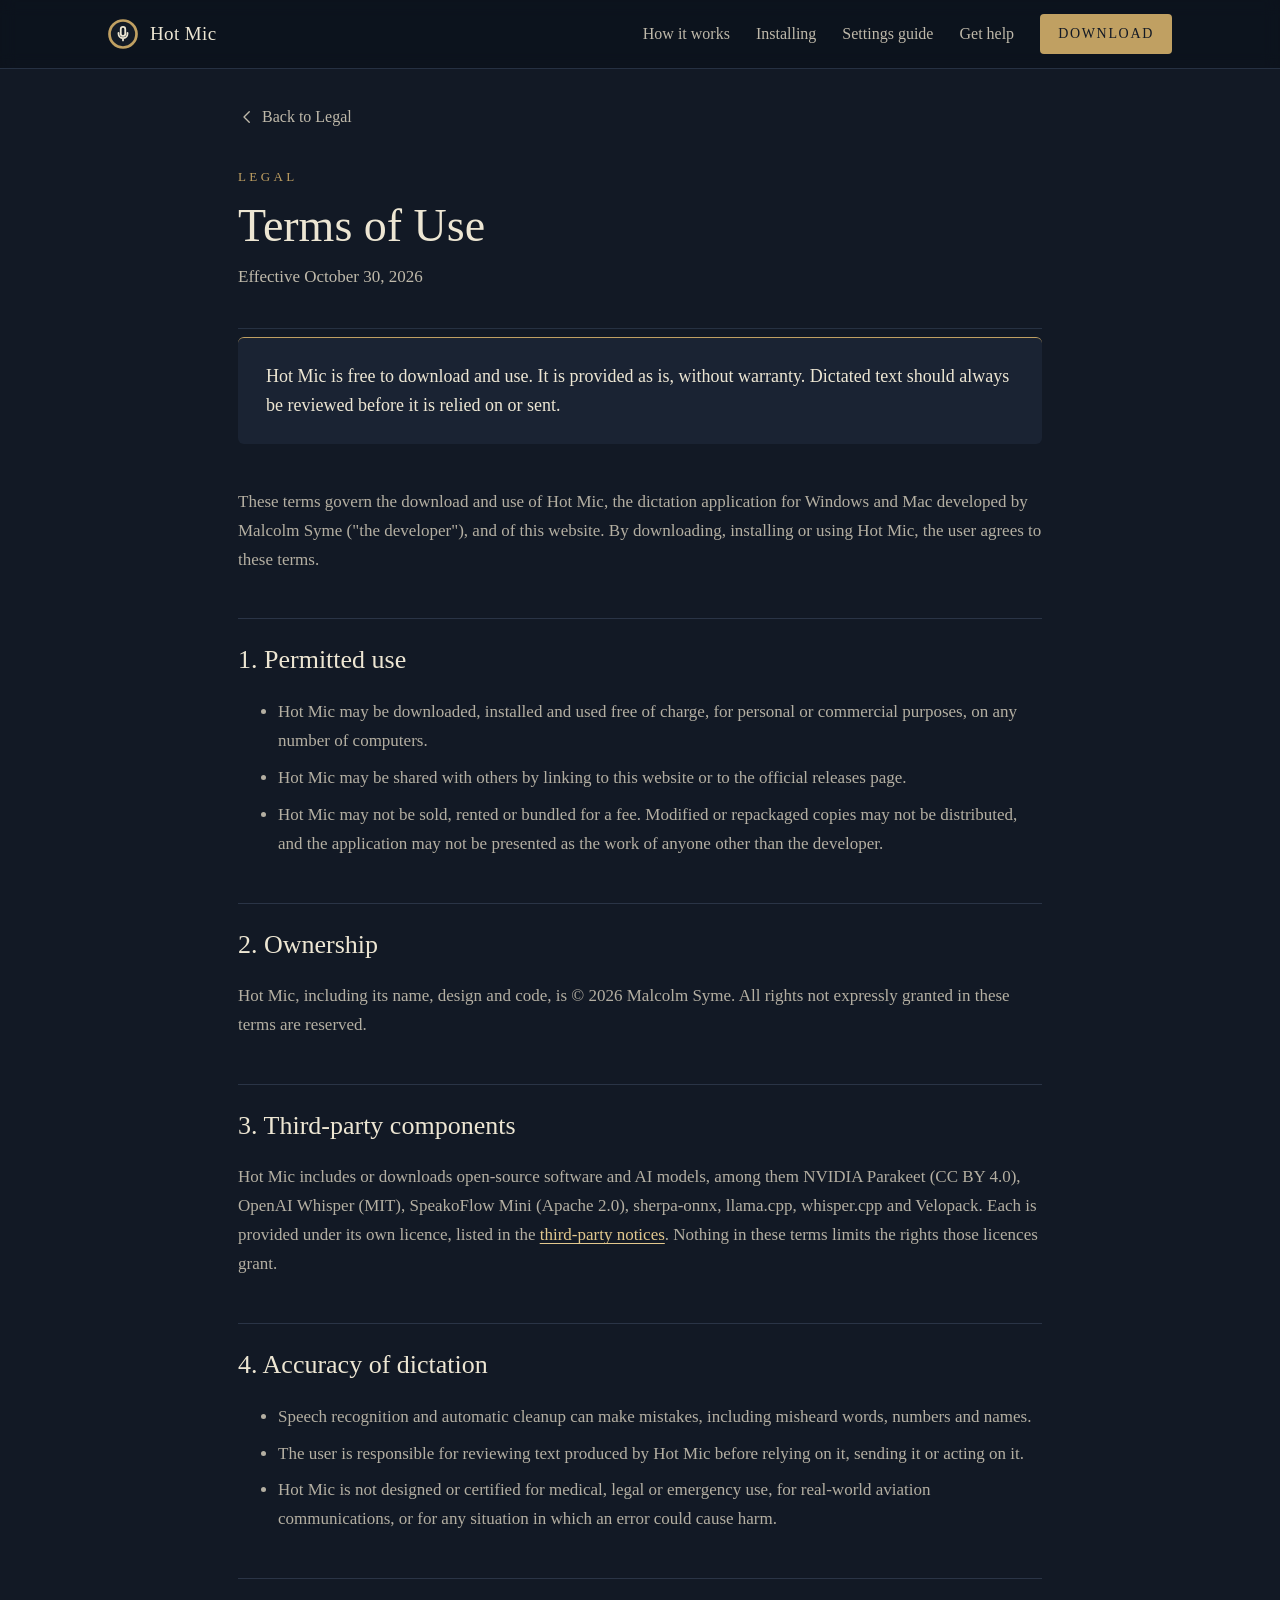
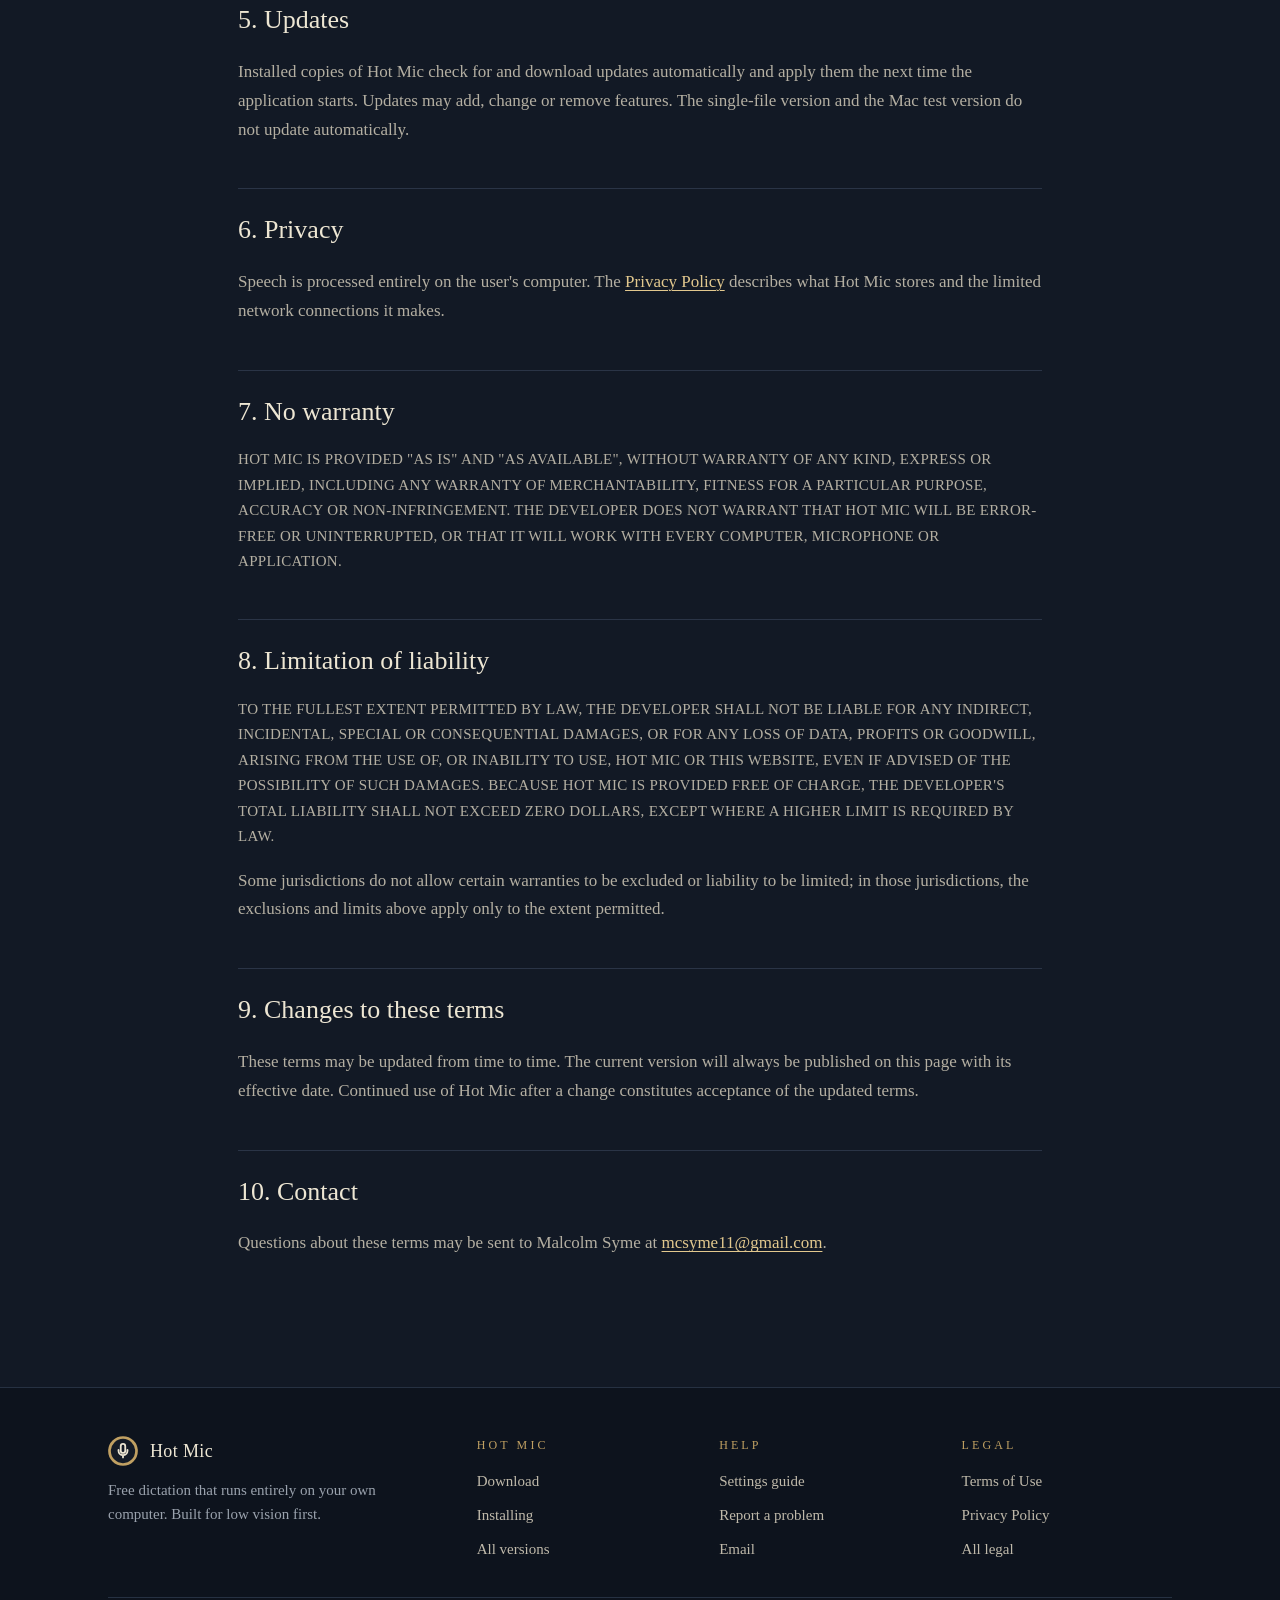
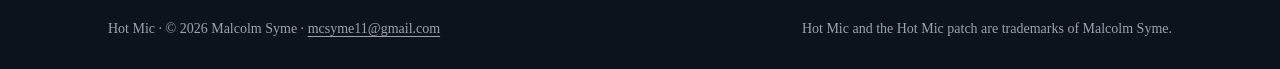
<file: terms.html>
<!doctype html>
<html lang="en">
<head>
<meta charset="utf-8">
<meta name="viewport" content="width=device-width, initial-scale=1">
<title>Terms of Use · Hot Mic</title>
<meta name="description" content="The terms under which Hot Mic, a free dictation application for Windows and Mac, may be downloaded and used.">
<meta name="color-scheme" content="dark">
<link rel="icon" href="data:image/svg+xml,%3Csvg xmlns='http://www.w3.org/2000/svg' viewBox='0 0 100 100' role='img' aria-label='Hot Mic'%3E%3Ccircle cx='50' cy='50' r='45' fill='%23141B26' stroke='%23C0A062' stroke-width='9'/%3E%3Cg transform='translate(20 19) scale(2.5)' fill='none' stroke='%23EDE6D3' stroke-width='2.4' stroke-linecap='round' stroke-linejoin='round'%3E%3Cpath d='M12 3a3 3 0 0 0-3 3v6a3 3 0 0 0 6 0V6a3 3 0 0 0-3-3z M18 11v1a6 6 0 0 1-12 0v-1 M12 18v3'/%3E%3C/g%3E%3C/svg%3E">
<link rel="apple-touch-icon" href="apple-touch-icon.png">
<!-- Hot Mic · Terms of Use · © 2026 Malcolm Syme · mcsyme11@gmail.com -->
<link rel="stylesheet" href="site.css">
<style>
.summary{background:#1A2333;border-top:1px solid #C0A062;border-radius:6px;padding:24px 28px;margin-bottom:44px}
.summary p{margin:0;font-size:18px;line-height:1.6;color:#EDE6D3}
h2{font-weight:normal;font-size:26px;margin:44px 0 12px;padding-top:20px;border-top:1px solid #2A3446}
p,li{font-size:17px;line-height:1.7;color:#B4AFA2}
li{margin-bottom:8px}
strong{color:#EDE6D3;font-weight:normal}
.caps{font-size:15px;letter-spacing:.02em}
</style>
</head>
<body>
<a class="skip" href="#main">Skip to the content</a>
<header class="site-head">
  <div class="site-in">
    <a class="brand" href="./"><!-- MARK-START --><svg xmlns="http://www.w3.org/2000/svg" width="26" height="26" viewBox="0 0 100 100" aria-hidden="true"><circle cx="50" cy="50" r="45" fill="#141B26" stroke="#C0A062" stroke-width="9"/><g transform="translate(20 19) scale(2.5)" fill="none" stroke="#EDE6D3" stroke-width="2.4" stroke-linecap="round" stroke-linejoin="round"><path d="M12 3a3 3 0 0 0-3 3v6a3 3 0 0 0 6 0V6a3 3 0 0 0-3-3z M18 11v1a6 6 0 0 1-12 0v-1 M12 18v3"/></g></svg><!-- MARK-END --><span>Hot Mic</span></a>
    <nav class="site-nav" aria-label="Main">
      <a class="wide-only" href="./#how">How it works</a>
      <a class="wide-only" href="./#install">Installing</a>
      <a href="settings-guide.html">Settings guide</a>
      <a href="report.html">Get help</a>
      <a class="nav-cta" href="./#download">Download</a>
    </nav>
  </div>
</header>

<main class="page" id="main">
  <a class="back" href="legal.html"><svg width="18" height="18" viewBox="0 0 24 24" fill="none" stroke="currentColor" stroke-width="1.8" stroke-linecap="round" stroke-linejoin="round" aria-hidden="true"><path d="M15 5l-7 7 7 7"></path></svg>Back to Legal</a>
  <div class="page-head"><div class="eyebrow">LEGAL</div>
  <h1>Terms of Use</h1>
  <p class="meta">Effective October 30, 2026</p></div>

  <div class="summary">
    <p>Hot Mic is free to download and use. It is provided as is, without warranty. Dictated text should always be reviewed before it is relied on or sent.</p>
  </div>

  <p>These terms govern the download and use of Hot Mic, the dictation application for Windows and Mac developed by Malcolm Syme ("the developer"), and of this website. By downloading, installing or using Hot Mic, the user agrees to these terms.</p>

  <h2>1. Permitted use</h2>
  <ul>
    <li>Hot Mic may be downloaded, installed and used free of charge, for personal or commercial purposes, on any number of computers.</li>
    <li>Hot Mic may be shared with others by linking to this website or to the official releases page.</li>
    <li>Hot Mic may not be sold, rented or bundled for a fee. Modified or repackaged copies may not be distributed, and the application may not be presented as the work of anyone other than the developer.</li>
  </ul>

  <h2>2. Ownership</h2>
  <p>Hot Mic, including its name, design and code, is © 2026 Malcolm Syme. All rights not expressly granted in these terms are reserved.</p>

  <h2>3. Third-party components</h2>
  <p>Hot Mic includes or downloads open-source software and AI models, among them NVIDIA Parakeet (CC BY 4.0), OpenAI Whisper (MIT), SpeakoFlow Mini (Apache 2.0), sherpa-onnx, llama.cpp, whisper.cpp and Velopack. Each is provided under its own licence, listed in the <a href="https://github.com/mcsyme11-byte/HotMic-releases/blob/main/THIRD-PARTY-NOTICES.md">third-party notices</a>. Nothing in these terms limits the rights those licences grant.</p>

  <h2>4. Accuracy of dictation</h2>
  <ul>
    <li>Speech recognition and automatic cleanup can make mistakes, including misheard words, numbers and names.</li>
    <li>The user is responsible for reviewing text produced by Hot Mic before relying on it, sending it or acting on it.</li>
    <li>Hot Mic is not designed or certified for medical, legal or emergency use, for real-world aviation communications, or for any situation in which an error could cause harm.</li>
  </ul>

  <h2>5. Updates</h2>
  <p>Installed copies of Hot Mic check for and download updates automatically and apply them the next time the application starts. Updates may add, change or remove features. The single-file version and the Mac test version do not update automatically.</p>

  <h2>6. Privacy</h2>
  <p>Speech is processed entirely on the user's computer. The <a href="privacy.html">Privacy Policy</a> describes what Hot Mic stores and the limited network connections it makes.</p>

  <h2>7. No warranty</h2>
  <p class="caps">HOT MIC IS PROVIDED "AS IS" AND "AS AVAILABLE", WITHOUT WARRANTY OF ANY KIND, EXPRESS OR IMPLIED, INCLUDING ANY WARRANTY OF MERCHANTABILITY, FITNESS FOR A PARTICULAR PURPOSE, ACCURACY OR NON-INFRINGEMENT. THE DEVELOPER DOES NOT WARRANT THAT HOT MIC WILL BE ERROR-FREE OR UNINTERRUPTED, OR THAT IT WILL WORK WITH EVERY COMPUTER, MICROPHONE OR APPLICATION.</p>

  <h2>8. Limitation of liability</h2>
  <p class="caps">TO THE FULLEST EXTENT PERMITTED BY LAW, THE DEVELOPER SHALL NOT BE LIABLE FOR ANY INDIRECT, INCIDENTAL, SPECIAL OR CONSEQUENTIAL DAMAGES, OR FOR ANY LOSS OF DATA, PROFITS OR GOODWILL, ARISING FROM THE USE OF, OR INABILITY TO USE, HOT MIC OR THIS WEBSITE, EVEN IF ADVISED OF THE POSSIBILITY OF SUCH DAMAGES. BECAUSE HOT MIC IS PROVIDED FREE OF CHARGE, THE DEVELOPER'S TOTAL LIABILITY SHALL NOT EXCEED ZERO DOLLARS, EXCEPT WHERE A HIGHER LIMIT IS REQUIRED BY LAW.</p>
  <p>Some jurisdictions do not allow certain warranties to be excluded or liability to be limited; in those jurisdictions, the exclusions and limits above apply only to the extent permitted.</p>

  <h2>9. Changes to these terms</h2>
  <p>These terms may be updated from time to time. The current version will always be published on this page with its effective date. Continued use of Hot Mic after a change constitutes acceptance of the updated terms.</p>

  <h2>10. Contact</h2>
  <p>Questions about these terms may be sent to Malcolm Syme at <a href="mailto:mcsyme11@gmail.com">mcsyme11@gmail.com</a>.</p>
</main>

<footer class="site-foot">
  <div class="site-in">
    <div class="foot-grid">
      <div class="foot-brand">
        <a class="brand" href="./"><!-- MARK-START --><svg xmlns="http://www.w3.org/2000/svg" width="26" height="26" viewBox="0 0 100 100" aria-hidden="true"><circle cx="50" cy="50" r="45" fill="#141B26" stroke="#C0A062" stroke-width="9"/><g transform="translate(20 19) scale(2.5)" fill="none" stroke="#EDE6D3" stroke-width="2.4" stroke-linecap="round" stroke-linejoin="round"><path d="M12 3a3 3 0 0 0-3 3v6a3 3 0 0 0 6 0V6a3 3 0 0 0-3-3z M18 11v1a6 6 0 0 1-12 0v-1 M12 18v3"/></g></svg><!-- MARK-END --><span>Hot Mic</span></a>
        <span>Free dictation that runs entirely on your own computer. Built for low vision first.</span>
      </div>
      <nav class="foot-col" aria-label="Hot Mic">
        <div class="eyebrow">Hot Mic</div>
        <a href="./#download">Download</a>
        <a href="./#install">Installing</a>
        <a href="https://github.com/mcsyme11-byte/HotMic-releases/releases">All versions</a>
      </nav>
      <nav class="foot-col" aria-label="Help">
        <div class="eyebrow">Help</div>
        <a href="settings-guide.html">Settings guide</a>
        <a href="report.html">Report a problem</a>
        <a href="mailto:mcsyme11@gmail.com">Email</a>
      </nav>
      <nav class="foot-col" aria-label="Legal">
        <div class="eyebrow">Legal</div>
        <a href="terms.html">Terms of Use</a>
        <a href="privacy.html">Privacy Policy</a>
        <a href="legal.html">All legal</a>
      </nav>
    </div>
    <div class="foot-credit">
      <span>Hot Mic · © 2026 Malcolm Syme · <a href="mailto:mcsyme11@gmail.com">mcsyme11@gmail.com</a></span>
      <span>Hot Mic and the Hot Mic patch are trademarks of Malcolm Syme.</span>
    </div>
  </div>
</footer>
</body>
</html>
</file>
<file: site.css>
/* Hot Mic website · shared styles for every page
   © 2026 Malcolm Syme · mcsyme11@gmail.com
   Hot Mic and the Hot Mic patch are trademarks of Malcolm Syme. */

:root{
  --bg:#121925; --bg2:#0D131D; --card:#18212F; --card2:#1D2738; --stroke:#263142; --stroke2:#36435A;
  --brass:#C0A062; --brassHi:#E2C88E; --brassDim:#7E6A45; --ink:#EDE6D3; --text2:#BFB9AA; --muted:#9AA2AD;
  --serif:Georgia,"Palatino Linotype","Book Antiqua",Palatino,serif;
  --wide:1120px; --narrow:860px;
  color-scheme:dark;
}
*{box-sizing:border-box}
html{scroll-behavior:smooth;-webkit-text-size-adjust:100%}
@media (prefers-reduced-motion: reduce){html{scroll-behavior:auto}}
body{margin:0;background:var(--bg);color:var(--ink);font-family:var(--serif);font-size:17px;line-height:1.6;-webkit-font-smoothing:antialiased}
a{color:var(--brassHi);text-underline-offset:3px;text-decoration-thickness:1px}
a:hover{color:var(--ink)}
a:focus-visible,button:focus-visible,input:focus-visible,select:focus-visible,textarea:focus-visible{outline:2px solid var(--ink);outline-offset:3px;border-radius:3px}
::selection{background:rgba(192,160,98,.35)}
img,svg{max-width:100%}
.skip{position:absolute;left:-9999px;top:8px;background:var(--brass);color:var(--bg);padding:10px 16px;border-radius:4px;z-index:10}
.skip:focus{left:16px}

/* ── Header (the same on every page) ── */
.site-head{position:sticky;top:0;z-index:5;border-bottom:1px solid var(--stroke);background:rgba(13,19,29,.92);backdrop-filter:blur(8px);-webkit-backdrop-filter:blur(8px)}
.site-in{max-width:var(--wide);margin:0 auto;padding:0 28px}
.site-head .site-in{display:flex;align-items:center;justify-content:space-between;gap:16px;min-height:68px}
.brand{display:flex;align-items:center;gap:12px;color:var(--ink);text-decoration:none;font-size:19px;letter-spacing:.02em;white-space:nowrap}
.brand svg{width:30px;height:30px;flex:none}
.brand:hover{color:var(--brassHi)}
.site-nav{display:flex;align-items:center;flex-wrap:wrap;justify-content:flex-end;gap:6px 26px;font-size:16px}
.site-nav a{color:var(--text2);text-decoration:none;padding:6px 0}
.site-nav a:hover,.site-nav a[aria-current="page"]{color:var(--ink)}
.site-nav a[aria-current="page"]{box-shadow:inset 0 -2px 0 var(--brass)}
.site-nav a.nav-cta{color:var(--bg);background:var(--brass);border-radius:4px;padding:9px 18px;font-size:14px;letter-spacing:.12em;text-transform:uppercase}
.site-nav a.nav-cta:hover{background:var(--brassHi);color:var(--bg)}
@media (max-width:760px){
  .site-nav .wide-only{display:none}
  .site-in{padding:0 20px}
  .site-nav{gap:6px 18px;font-size:15px}
}
@media (max-width:420px){
  .site-nav a.nav-cta{display:none}
}

/* ── Type ── */
.eyebrow{font-size:13px;letter-spacing:.26em;text-transform:uppercase;color:var(--brass)}
h1,h2,h3,h4{font-weight:normal;margin:0;color:var(--ink)}
.lede{font-size:19px;line-height:1.65;color:var(--text2)}
strong,b{font-weight:normal;color:var(--ink)}
kbd,.key{font-family:inherit;color:var(--ink);border:1px solid var(--stroke2);border-bottom-width:2px;border-radius:4px;padding:1px 8px;font-size:.9em;white-space:nowrap;background:var(--bg2)}

/* ── Buttons ── */
.btn{display:inline-flex;align-items:center;gap:12px;min-height:52px;padding:12px 26px;border-radius:5px;text-decoration:none;font-size:15px;letter-spacing:.12em;text-transform:uppercase;border:1px solid transparent;transition:background .15s ease,border-color .15s ease,color .15s ease}
.btn svg{flex:none}
.btn .sub{display:block;font-size:13px;letter-spacing:.02em;text-transform:none;opacity:.85;margin-top:2px}
.btn.primary{background:linear-gradient(180deg,#D3B984,#B6965C);color:#121925;box-shadow:0 10px 26px -12px rgba(192,160,98,.65)}
.btn.primary:hover{background:linear-gradient(180deg,#E2C88E,#C1A167);color:#121925}
.btn.ghost{border-color:var(--stroke2);color:var(--ink);background:rgba(255,255,255,.02)}
.btn.ghost:hover{border-color:var(--brass);color:var(--brassHi)}

/* ── Subpages (guide, legal, report) ── */
.page{max-width:var(--narrow);margin:0 auto;padding:0 28px 40px}
.back{display:inline-flex;align-items:center;gap:6px;min-height:44px;margin-top:26px;font-size:16px;text-decoration:none;color:var(--text2)}
.back:hover{color:var(--brassHi)}
.page-head{display:flex;flex-direction:column;gap:12px;padding:28px 0 36px;margin-bottom:8px;border-bottom:1px solid var(--stroke)}
.page-head h1{font-size:46px;line-height:1.12}
.page-head .meta{margin:0;font-size:17px;color:var(--text2)}
@media (max-width:640px){
  .page{padding:0 20px 32px}
  .page-head h1{font-size:36px}
}

/* ── Footer (the same on every page) ── */
.site-foot{margin-top:72px;border-top:1px solid var(--stroke);background:var(--bg2)}
.foot-grid{display:grid;grid-template-columns:minmax(0,1.6fr) repeat(3,minmax(0,1fr));gap:32px;padding:48px 0 36px}
.foot-brand{display:flex;flex-direction:column;gap:12px;font-size:15px;color:var(--muted);max-width:320px}
.foot-brand .brand{font-size:18px}
.foot-col{display:flex;flex-direction:column;gap:10px;font-size:15px}
.foot-col .eyebrow{font-size:12px;margin-bottom:4px}
.foot-col a{color:var(--text2);text-decoration:none}
.foot-col a:hover{color:var(--brassHi)}
.foot-credit{border-top:1px solid var(--stroke);padding:20px 0 28px;font-size:14px;color:var(--muted);display:flex;flex-wrap:wrap;justify-content:space-between;gap:6px 24px}
.foot-credit a{color:var(--muted)}
@media (max-width:820px){
  .foot-grid{grid-template-columns:repeat(2,minmax(0,1fr))}
  .foot-brand{grid-column:1/-1}
}

@media (forced-colors: active){
  .btn,.site-nav a.nav-cta{border:1px solid ButtonText}
}
</file>
